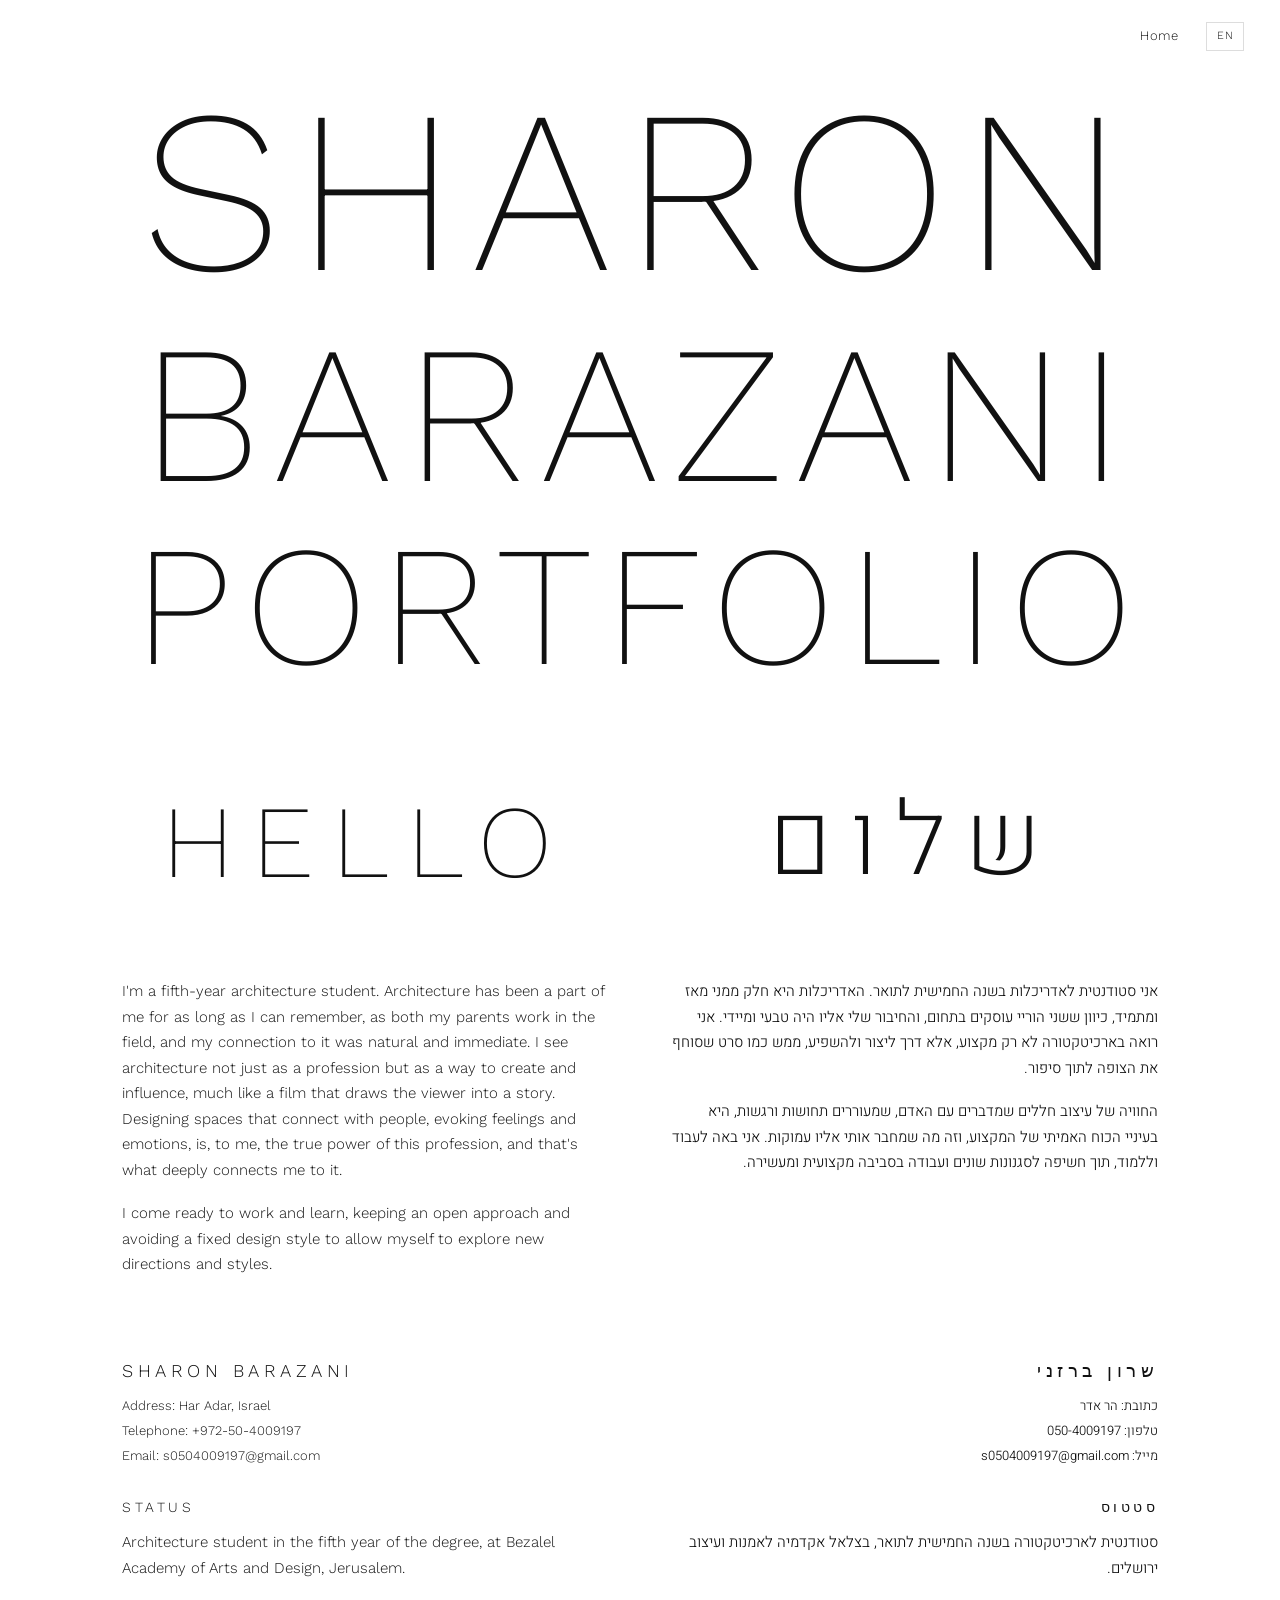
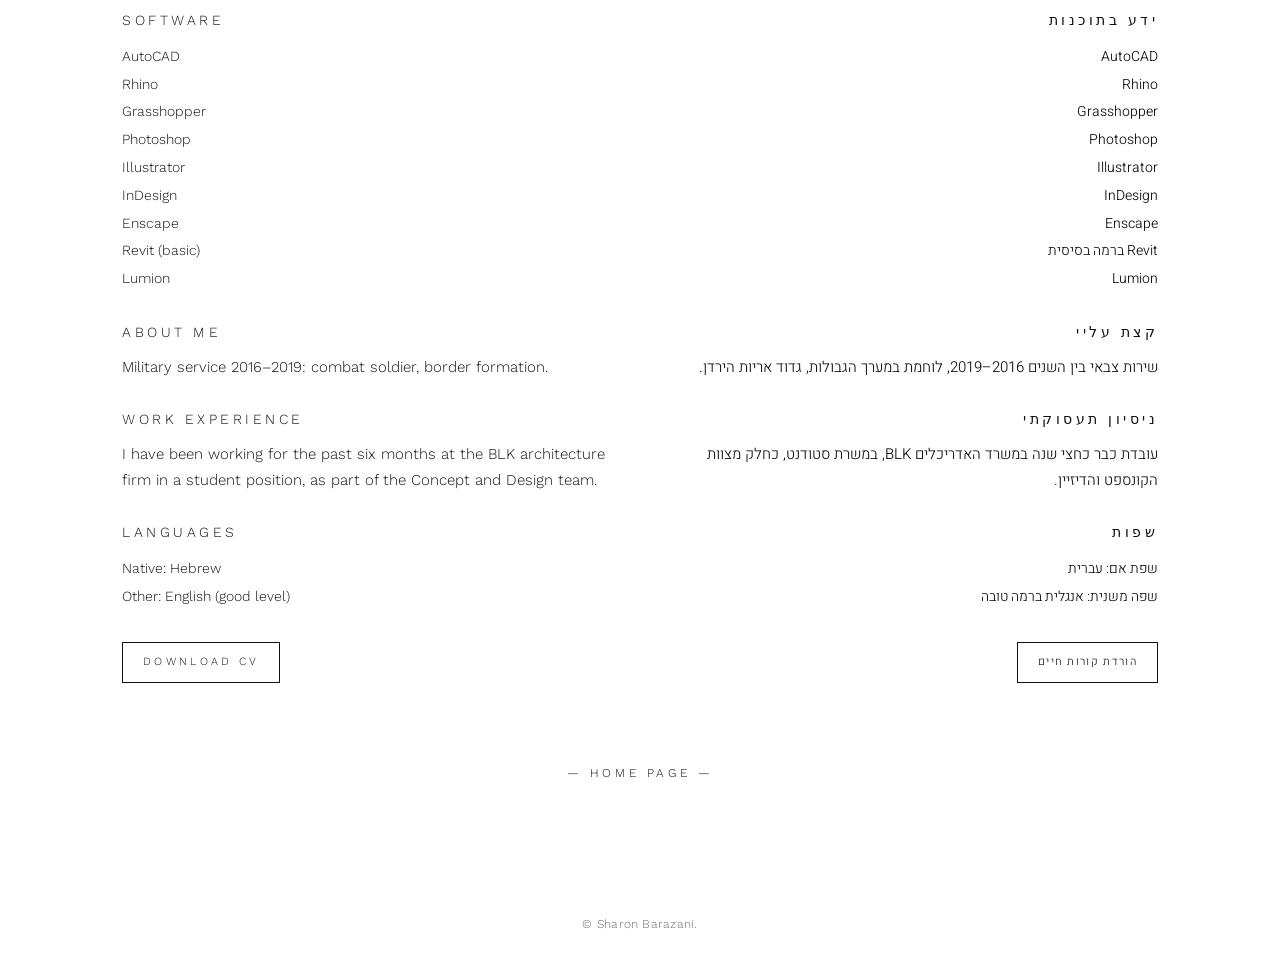
<file: intro.html>
<!DOCTYPE html>
<html lang="en">
<head>
<meta charset="UTF-8" />
<meta name="viewport" content="width=device-width, initial-scale=1" />
<title>00 — Introduction | Sharon Barazani</title>
<link rel="preconnect" href="https://fonts.googleapis.com">
<link rel="preconnect" href="https://fonts.gstatic.com" crossorigin>
<link href="https://fonts.googleapis.com/css2?family=Work+Sans:wght@200;300;400&family=Heebo:wght@300;400&display=swap" rel="stylesheet">
<link rel="stylesheet" href="css/styles.css" />
</head>
<body>

<nav class="topnav">
  <a href="index.html">Home</a>
  <span class="lang">EN</span>
</nav>

<header class="hero">
  <h1 class="hero-title">
    <span class="line">SHARON</span>
    <span class="line">BARAZANI</span>
    <span class="line">PORTFOLIO</span>
  </h1>
</header>

<section class="intro-wrap">
  <div class="intro-greeting">
    <span class="en">HELLO</span>
    <span class="he">שלום</span>
  </div>

  <div class="intro-cols">
    <div class="col-en">
      <p>I'm a fifth-year architecture student. Architecture has been a part of me for as long as I can remember, as both my parents work in the field, and my connection to it was natural and immediate. I see architecture not just as a profession but as a way to create and influence, much like a film that draws the viewer into a story. Designing spaces that connect with people, evoking feelings and emotions, is, to me, the true power of this profession, and that's what deeply connects me to it.</p>
      <p>I come ready to work and learn, keeping an open approach and avoiding a fixed design style to allow myself to explore new directions and styles.</p>
    </div>
    <div class="col-he">
      <p>אני סטודנטית לאדריכלות בשנה החמישית לתואר. האדריכלות היא חלק ממני מאז ומתמיד, כיוון ששני הוריי עוסקים בתחום, והחיבור שלי אליו היה טבעי ומיידי. אני רואה בארכיטקטורה לא רק מקצוע, אלא דרך ליצור ולהשפיע, ממש כמו סרט שסוחף את הצופה לתוך סיפור.</p>
      <p>החוויה של עיצוב חללים שמדברים עם האדם, שמעוררים תחושות ורגשות, היא בעיניי הכוח האמיתי של המקצוע, וזה מה שמחבר אותי אליו עמוקות. אני באה לעבוד וללמוד, תוך חשיפה לסגנונות שונים ועבודה בסביבה מקצועית ומעשירה.</p>
    </div>
  </div>

  <div class="cv-block">
    <div class="col-en">
      <div class="cv-name">Sharon Barazani</div>
      <div class="cv-contact">
        Address: Har Adar, Israel<br>
        Telephone: +972-50-4009197<br>
        Email: s0504009197@gmail.com
      </div>

      <h3>Status</h3>
      <p>Architecture student in the fifth year of the degree, at Bezalel Academy of Arts and Design, Jerusalem.</p>

      <h3>Software</h3>
      <ul>
        <li>AutoCAD</li>
        <li>Rhino</li>
        <li>Grasshopper</li>
        <li>Photoshop</li>
        <li>Illustrator</li>
        <li>InDesign</li>
        <li>Enscape</li>
        <li>Revit (basic)</li>
        <li>Lumion</li>
      </ul>

      <h3>About me</h3>
      <p>Military service 2016–2019: combat soldier, border formation.</p>

      <h3>Work experience</h3>
      <p>I have been working for the past six months at the BLK architecture firm in a student position, as part of the Concept and Design team.</p>

      <h3>Languages</h3>
      <ul>
        <li>Native: Hebrew</li>
        <li>Other: English (good level)</li>
      </ul>

      <a href="#" class="dl-cv" data-lang="en">Download CV</a>
    </div>

    <div class="col-he he">
      <div class="cv-name">שרון ברזני</div>
      <div class="cv-contact">
        כתובת: הר אדר<br>
        טלפון: 050-4009197<br>
        מייל: s0504009197@gmail.com
      </div>

      <h3>סטטוס</h3>
      <p>סטודנטית לארכיטקטורה בשנה החמישית לתואר, בצלאל אקדמיה לאמנות ועיצוב ירושלים.</p>

      <h3>ידע בתוכנות</h3>
      <ul>
        <li>AutoCAD</li>
        <li>Rhino</li>
        <li>Grasshopper</li>
        <li>Photoshop</li>
        <li>Illustrator</li>
        <li>InDesign</li>
        <li>Enscape</li>
        <li>Revit ברמה בסיסית</li>
        <li>Lumion</li>
      </ul>

      <h3>קצת עליי</h3>
      <p>שירות צבאי בין השנים 2016–2019, לוחמת במערך הגבולות, גדוד אריות הירדן.</p>

      <h3>ניסיון תעסוקתי</h3>
      <p>עובדת כבר כחצי שנה במשרד האדריכלים BLK, במשרת סטודנט, כחלק מצוות הקונספט והדיזיין.</p>

      <h3>שפות</h3>
      <ul>
        <li>שפת אם: עברית</li>
        <li>שפה משנית: אנגלית ברמה טובה</li>
      </ul>

      <a href="#" class="dl-cv" data-lang="he">הורדת קורות חיים</a>
    </div>
  </div>

  <a class="back-home" href="index.html">Home page</a>
</section>

<footer class="site-footer">
  &copy; Sharon Barazani.
</footer>

<script src="js/main.js"></script>
</body>
</html>
</file>
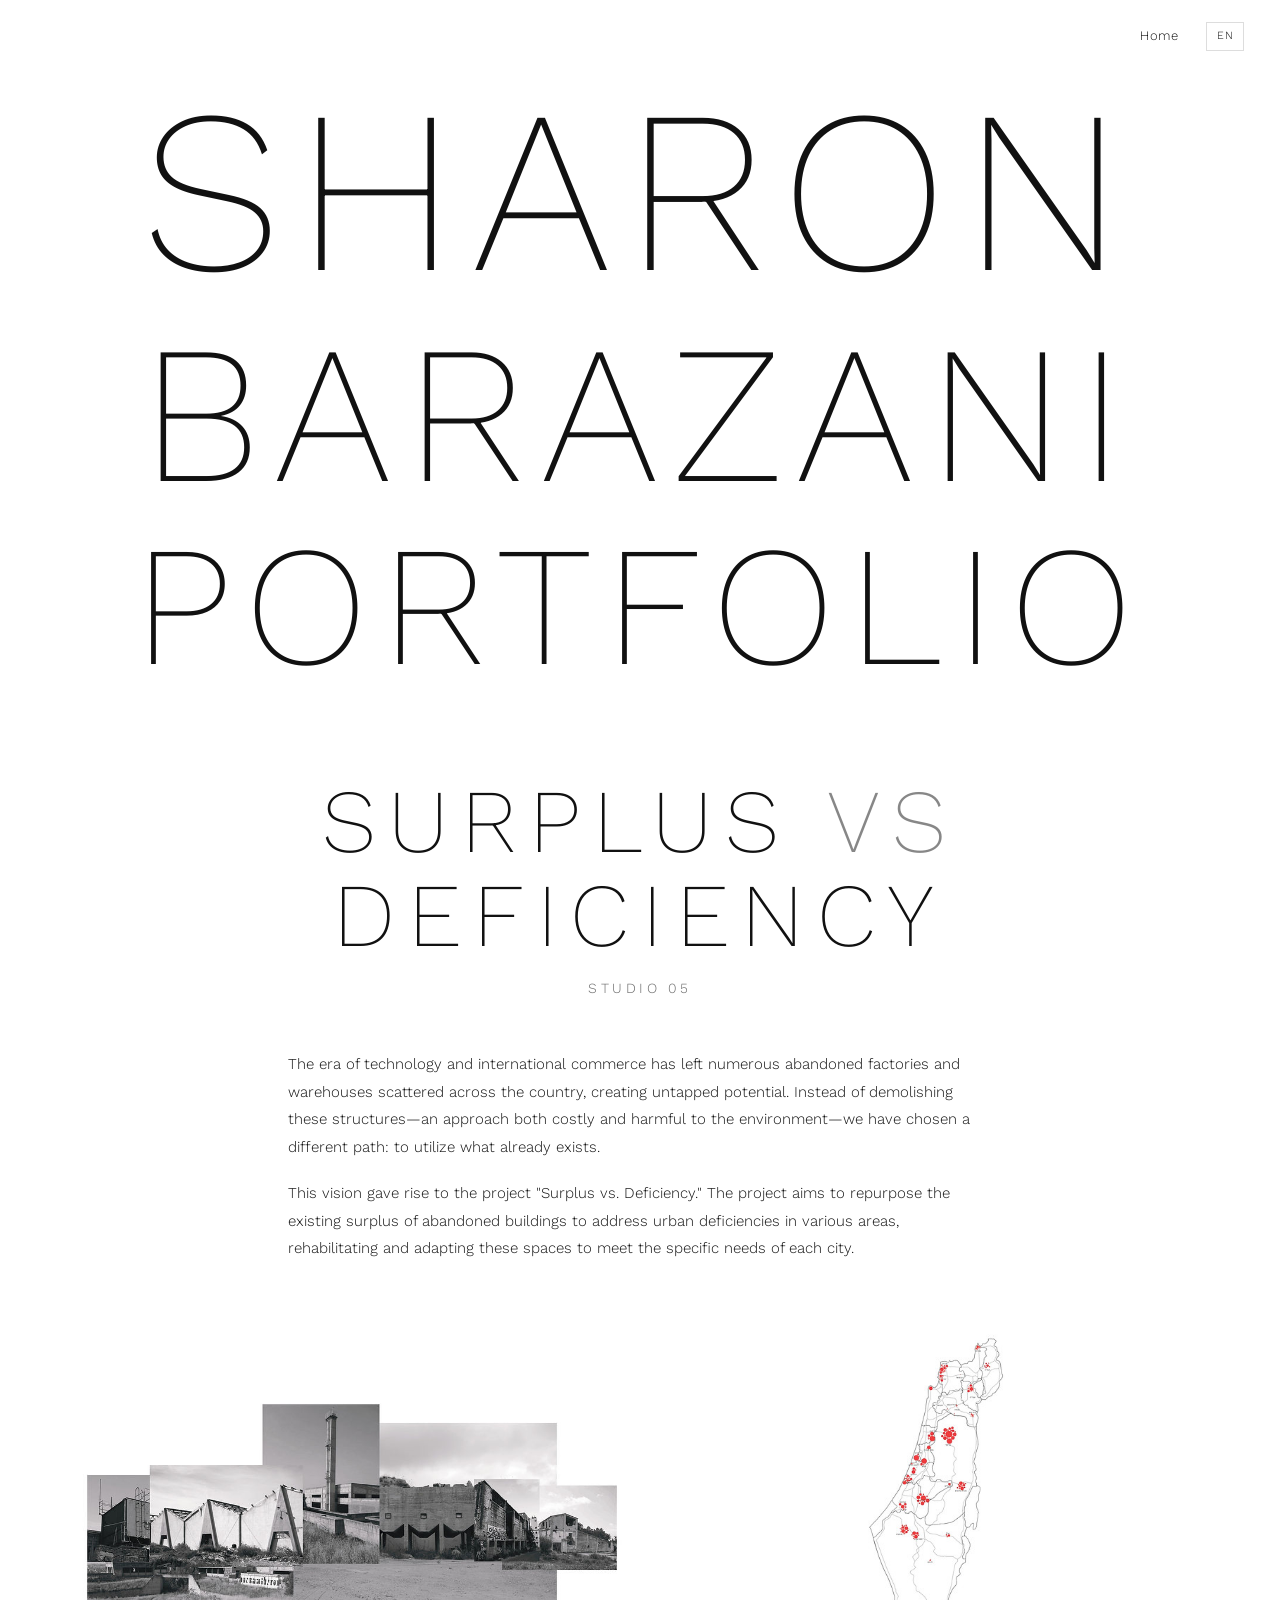
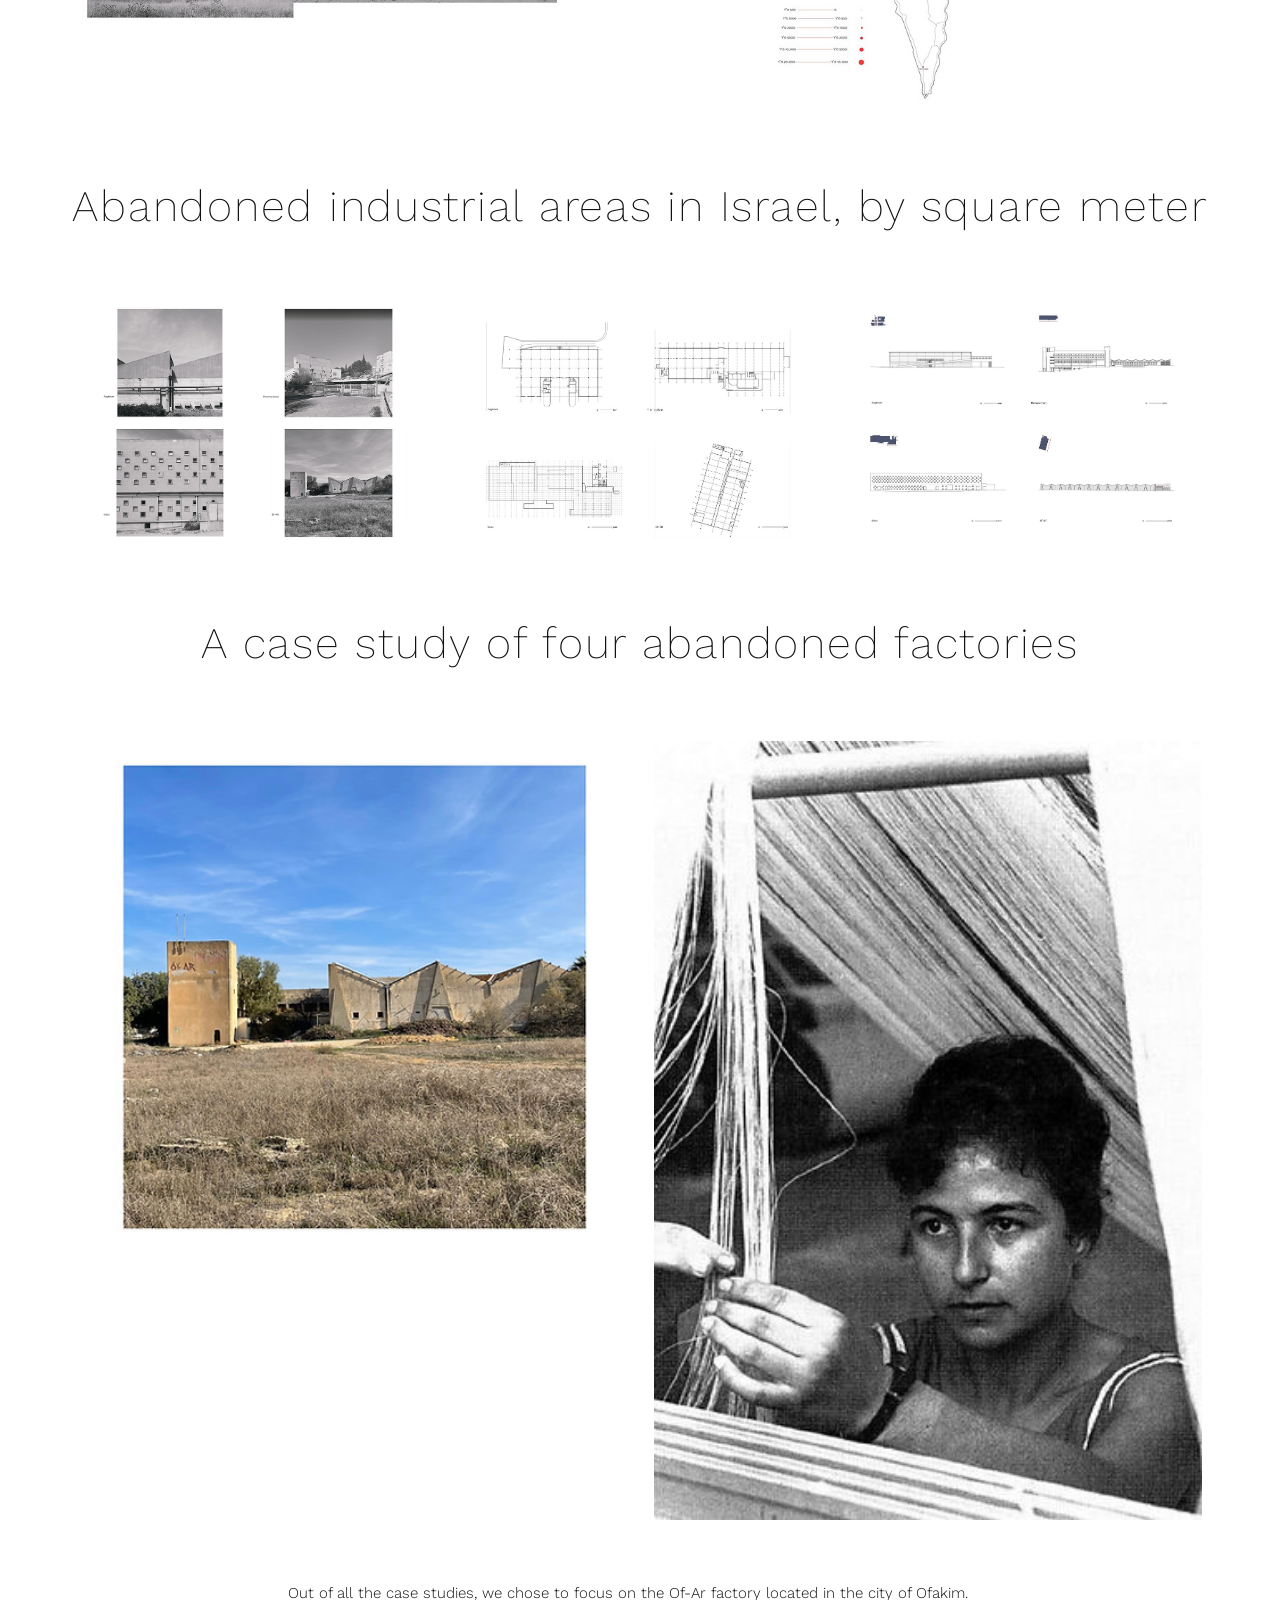
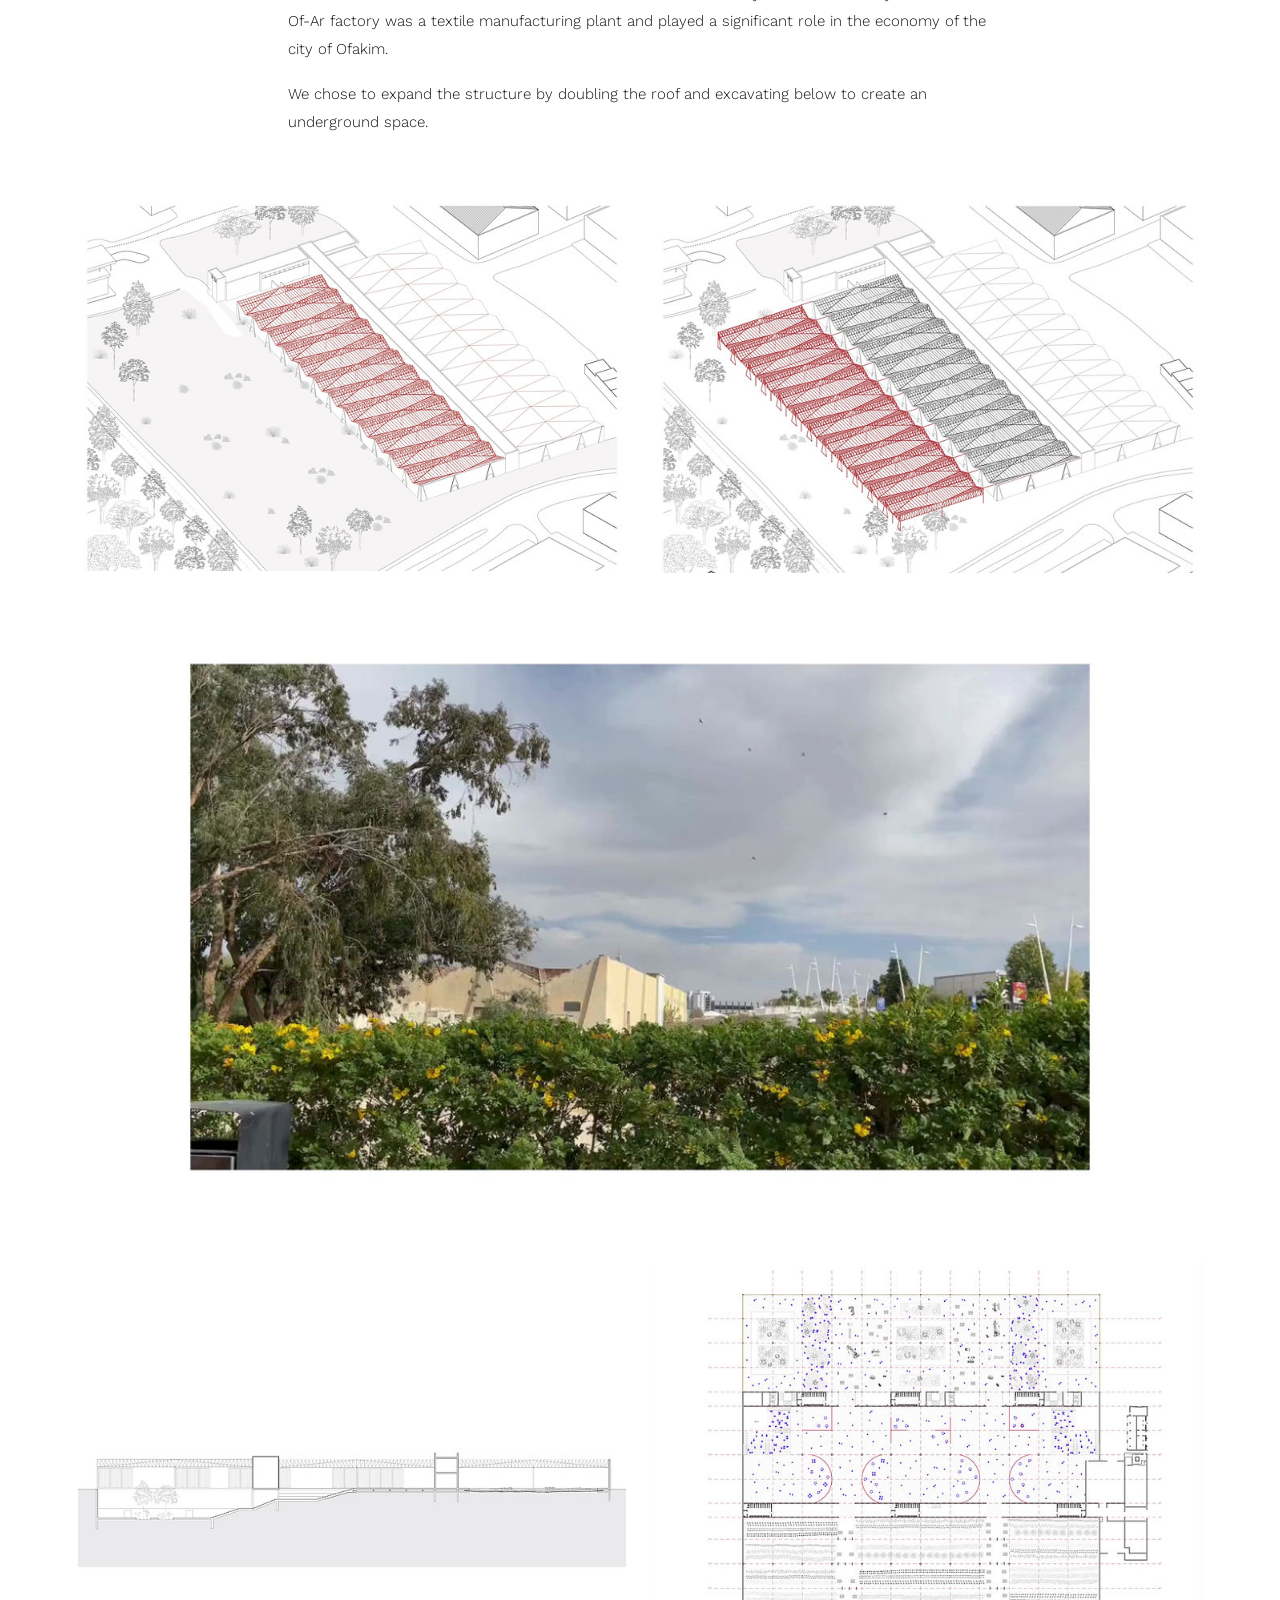
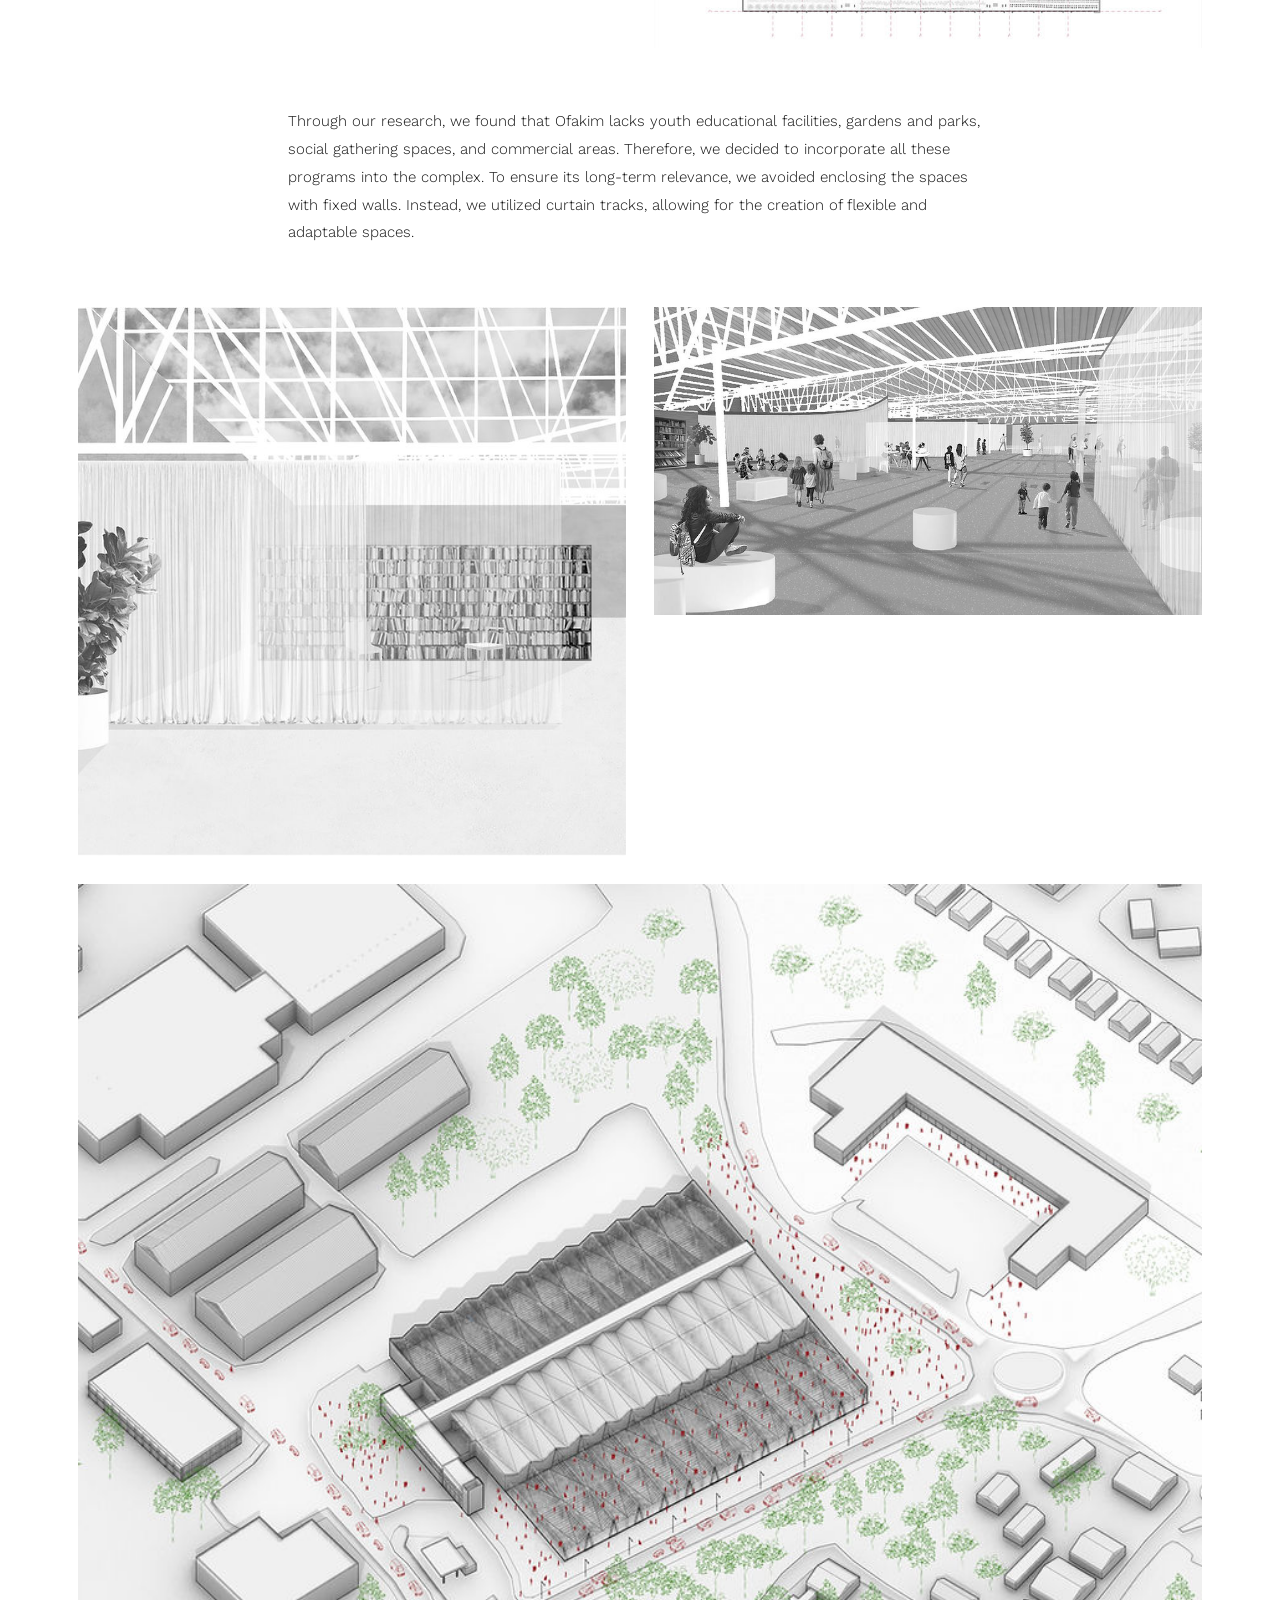
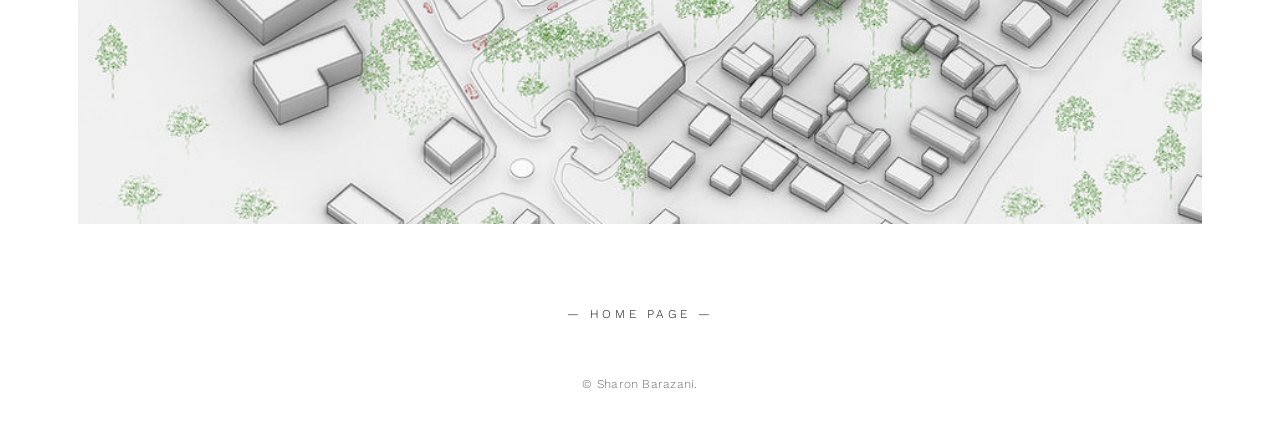
<file: project-02.html>
<!DOCTYPE html>
<html lang="en">
<head>
<meta charset="UTF-8" />
<meta name="viewport" content="width=device-width, initial-scale=1" />
<title>02 — Surplus vs Deficiency | Sharon Barazani</title>
<link rel="preconnect" href="https://fonts.googleapis.com">
<link rel="preconnect" href="https://fonts.gstatic.com" crossorigin>
<link href="https://fonts.googleapis.com/css2?family=Work+Sans:wght@200;300;400&family=Heebo:wght@300;400&display=swap" rel="stylesheet">
<link rel="stylesheet" href="css/styles.css" />
</head>
<body>

<nav class="topnav">
  <a href="index.html">Home</a>
  <span class="lang">EN</span>
</nav>

<header class="hero">
  <h1 class="hero-title">
    <span class="line">SHARON</span>
    <span class="line">BARAZANI</span>
    <span class="line">PORTFOLIO</span>
  </h1>
</header>

<section class="proj-hero">
  <h2 class="proj-title">SURPLUS <span style="font-weight:200;opacity:.5">VS</span> DEFICIENCY</h2>
  <div class="proj-subtitle">Studio 05</div>
</section>

<div class="proj-body">
  <p>The era of technology and international commerce has left numerous abandoned factories and warehouses scattered across the country, creating untapped potential. Instead of demolishing these structures—an approach both costly and harmful to the environment—we have chosen a different path: to utilize what already exists.</p>
  <p>This vision gave rise to the project "Surplus vs. Deficiency." The project aims to repurpose the existing surplus of abandoned buildings to address urban deficiencies in various areas, rehabilitating and adapting these spaces to meet the specific needs of each city.</p>
</div>

<div class="proj-gallery">
  <figure class="half"><img src="images/f8fe67361237.jpg" alt="Abandoned site"></figure>
  <figure class="half"><img src="images/4c500204ec1e.jpg" alt="Abandoned site"></figure>
</div>

<h3 class="proj-section-heading">Abandoned industrial areas in Israel, by square meter</h3>

<div class="proj-gallery">
  <figure class="third"><img src="images/351045f6540c.jpg" alt="Data analysis"></figure>
  <figure class="third"><img src="images/0e281662e9cb.jpg" alt="Data analysis"></figure>
  <figure class="third"><img src="images/ac85e9213a2d.jpg" alt="Data analysis"></figure>
</div>

<h3 class="proj-section-heading">A case study of four abandoned factories</h3>

<div class="proj-gallery">
  <figure class="half"><img src="images/6afbc4c5f3c0.jpg" alt="Case study"></figure>
  <figure class="half"><img src="images/8731aeaf2778.jpg" alt="Case study"></figure>
</div>

<div class="proj-body">
  <p>Out of all the case studies, we chose to focus on the Of-Ar factory located in the city of Ofakim. Of-Ar factory was a textile manufacturing plant and played a significant role in the economy of the city of Ofakim.</p>
  <p>We chose to expand the structure by doubling the roof and excavating below to create an underground space.</p>
</div>

<div class="proj-gallery">
  <figure class="half"><img src="images/2a3cde648335.jpg" alt="Plan"></figure>
  <figure class="half"><img src="images/484a88df9063.jpg" alt="Plan"></figure>
  <figure class="full"><img src="images/32a5ac992661.jpg" alt="Cross section"></figure>
  <figure class="half"><img src="images/46c2ee80a7e7.jpg" alt="Detail"></figure>
  <figure class="half"><img src="images/530834c01772.jpg" alt="Detail"></figure>
</div>

<div class="proj-body">
  <p>Through our research, we found that Ofakim lacks youth educational facilities, gardens and parks, social gathering spaces, and commercial areas. Therefore, we decided to incorporate all these programs into the complex. To ensure its long-term relevance, we avoided enclosing the spaces with fixed walls. Instead, we utilized curtain tracks, allowing for the creation of flexible and adaptable spaces.</p>
</div>

<div class="proj-gallery">
  <figure class="half"><img src="images/4ba604127884.jpg" alt="Interior visualization"></figure>
  <figure class="half"><img src="images/972ea0d45079.jpg" alt="Interior visualization"></figure>
  <figure class="full"><img src="images/bf34c3c9ded3.jpg" alt="Exterior visualization"></figure>
</div>

<a class="back-home" href="index.html">Home page</a>

<footer class="site-footer">
  &copy; Sharon Barazani.
</footer>

<script src="js/main.js"></script>
</body>
</html>
</file>
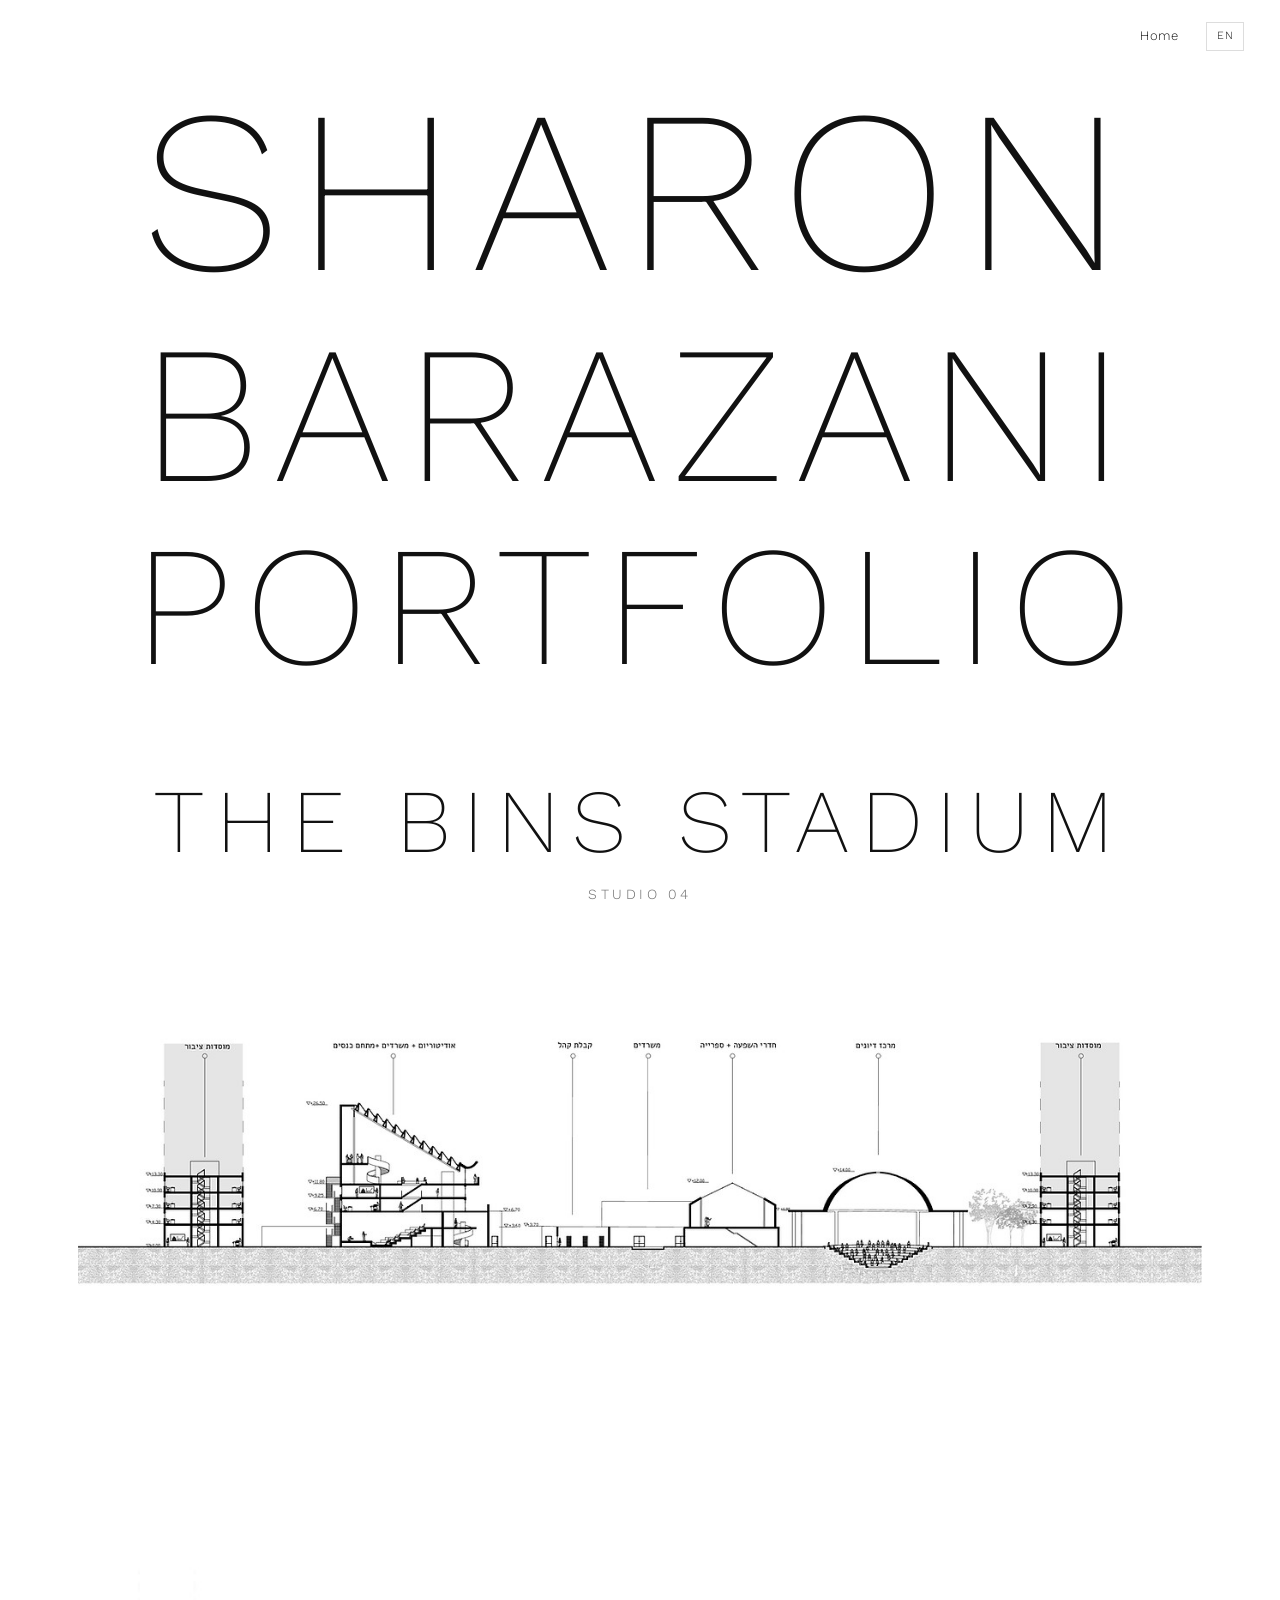
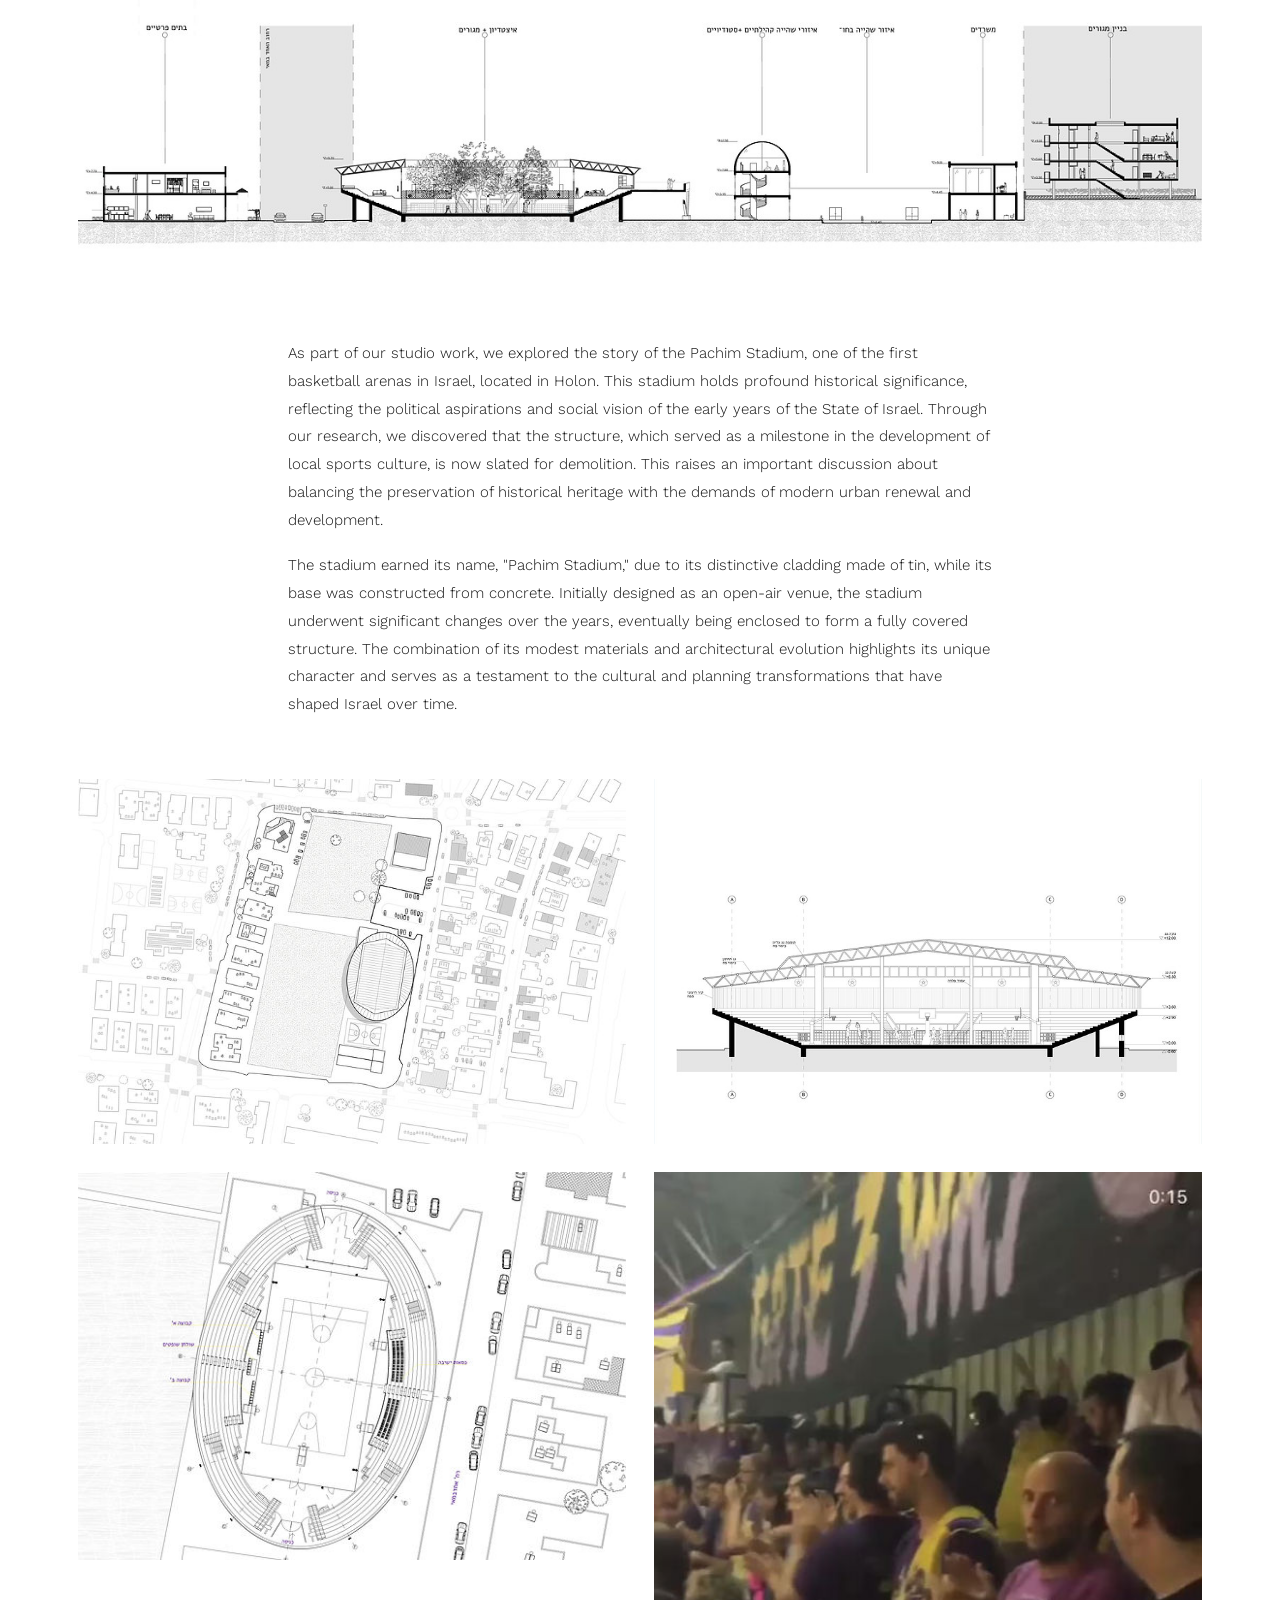
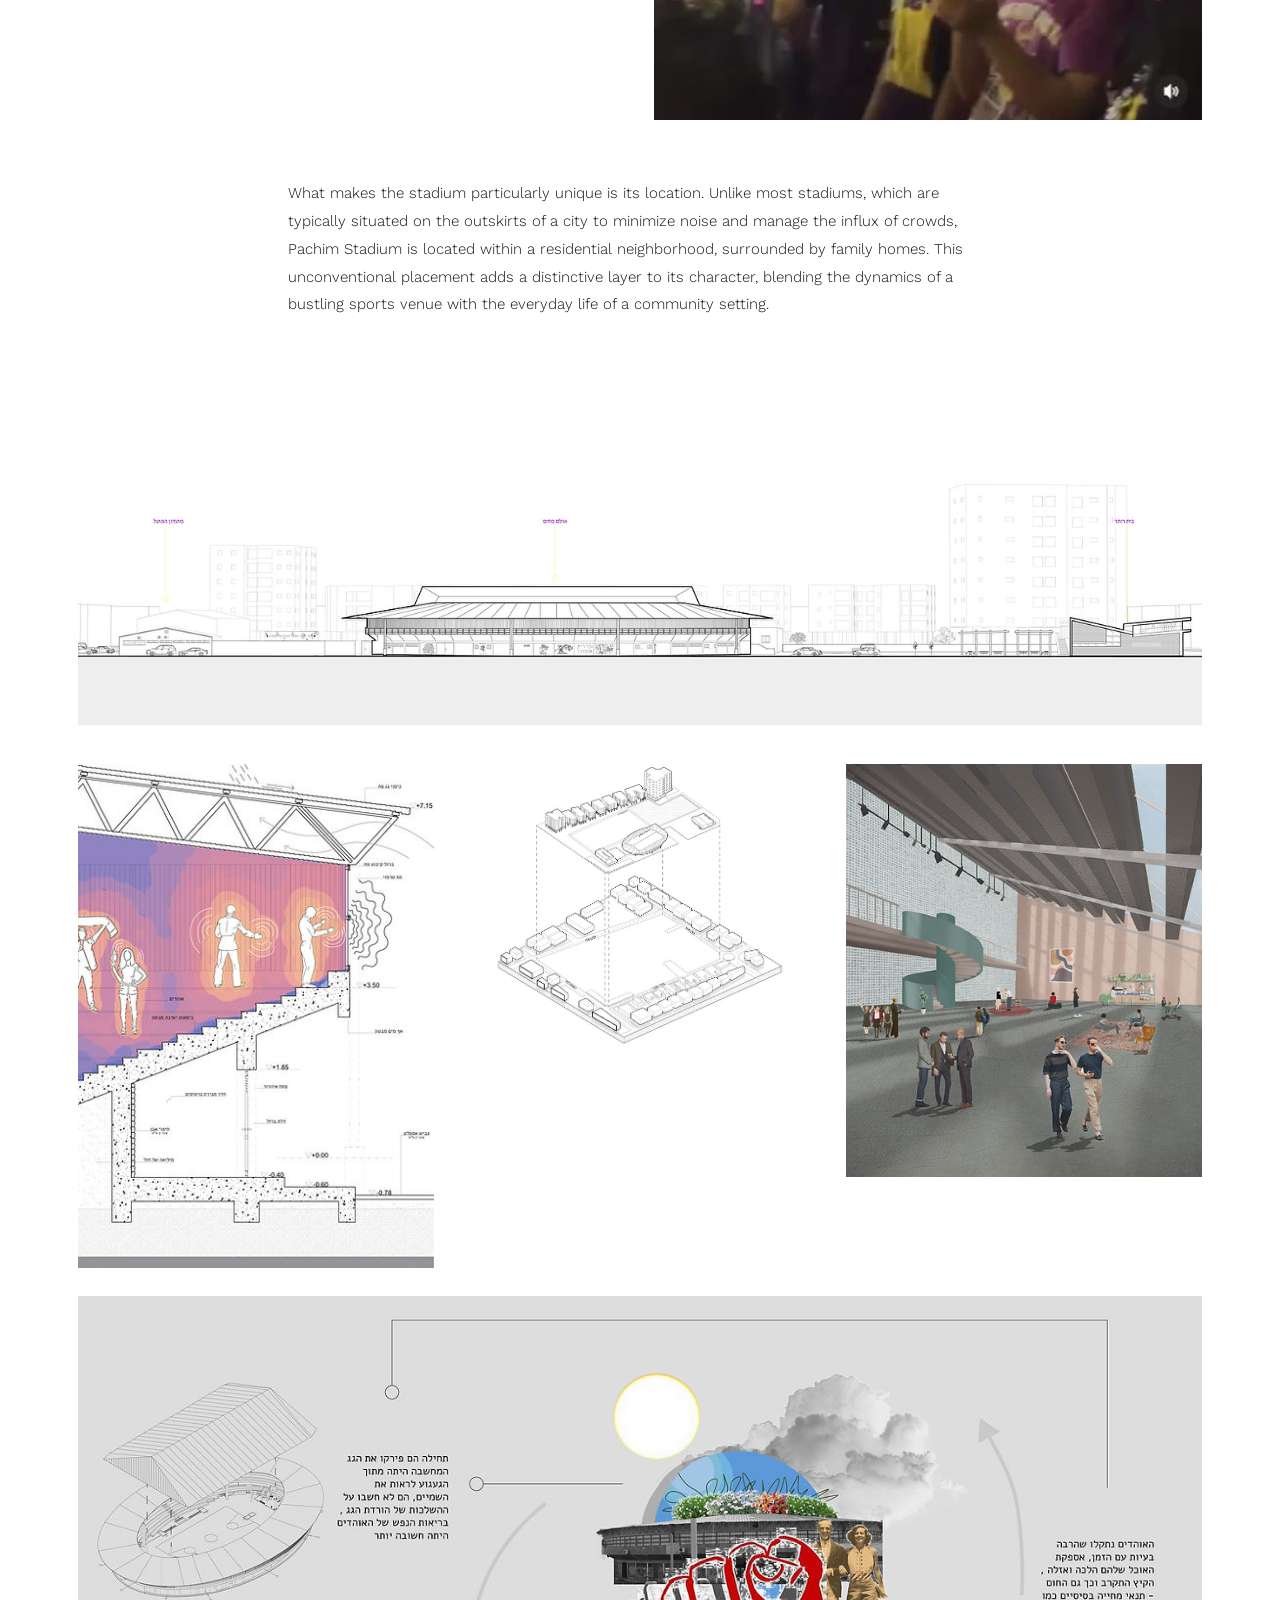
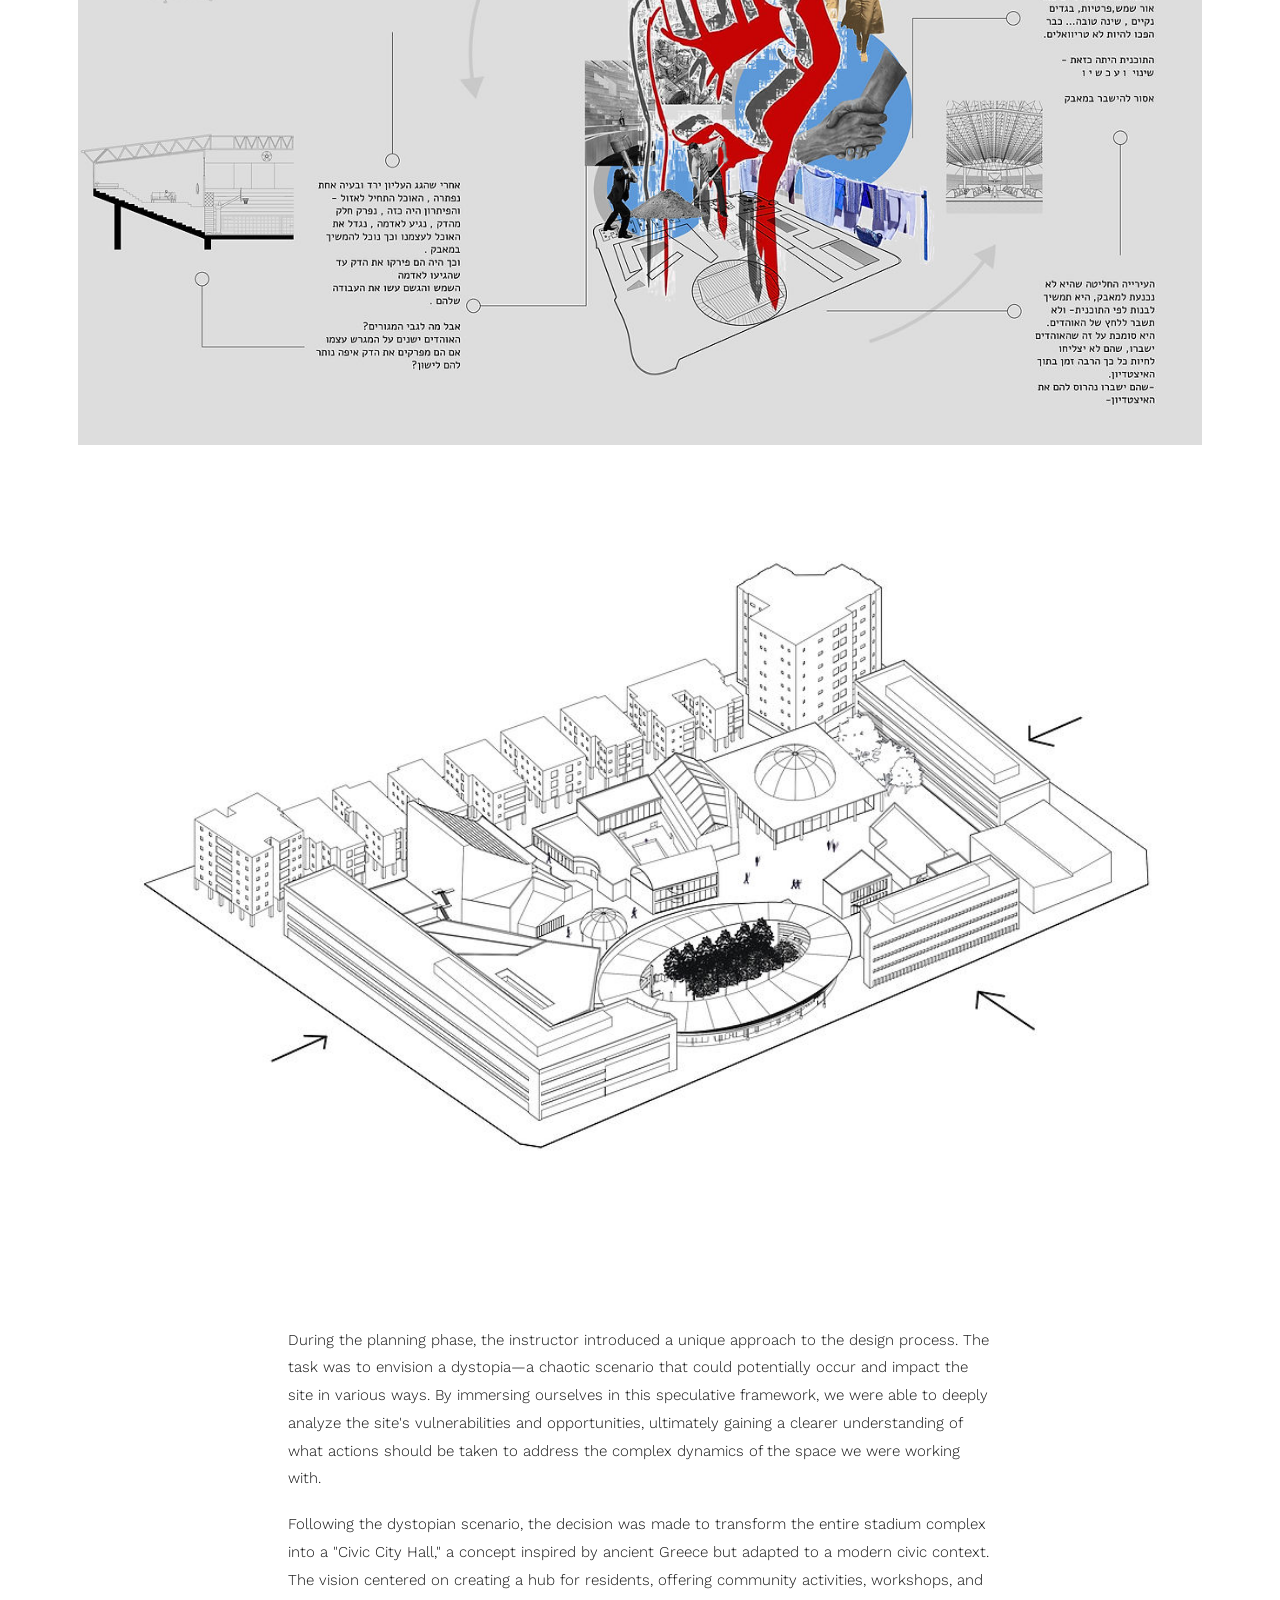
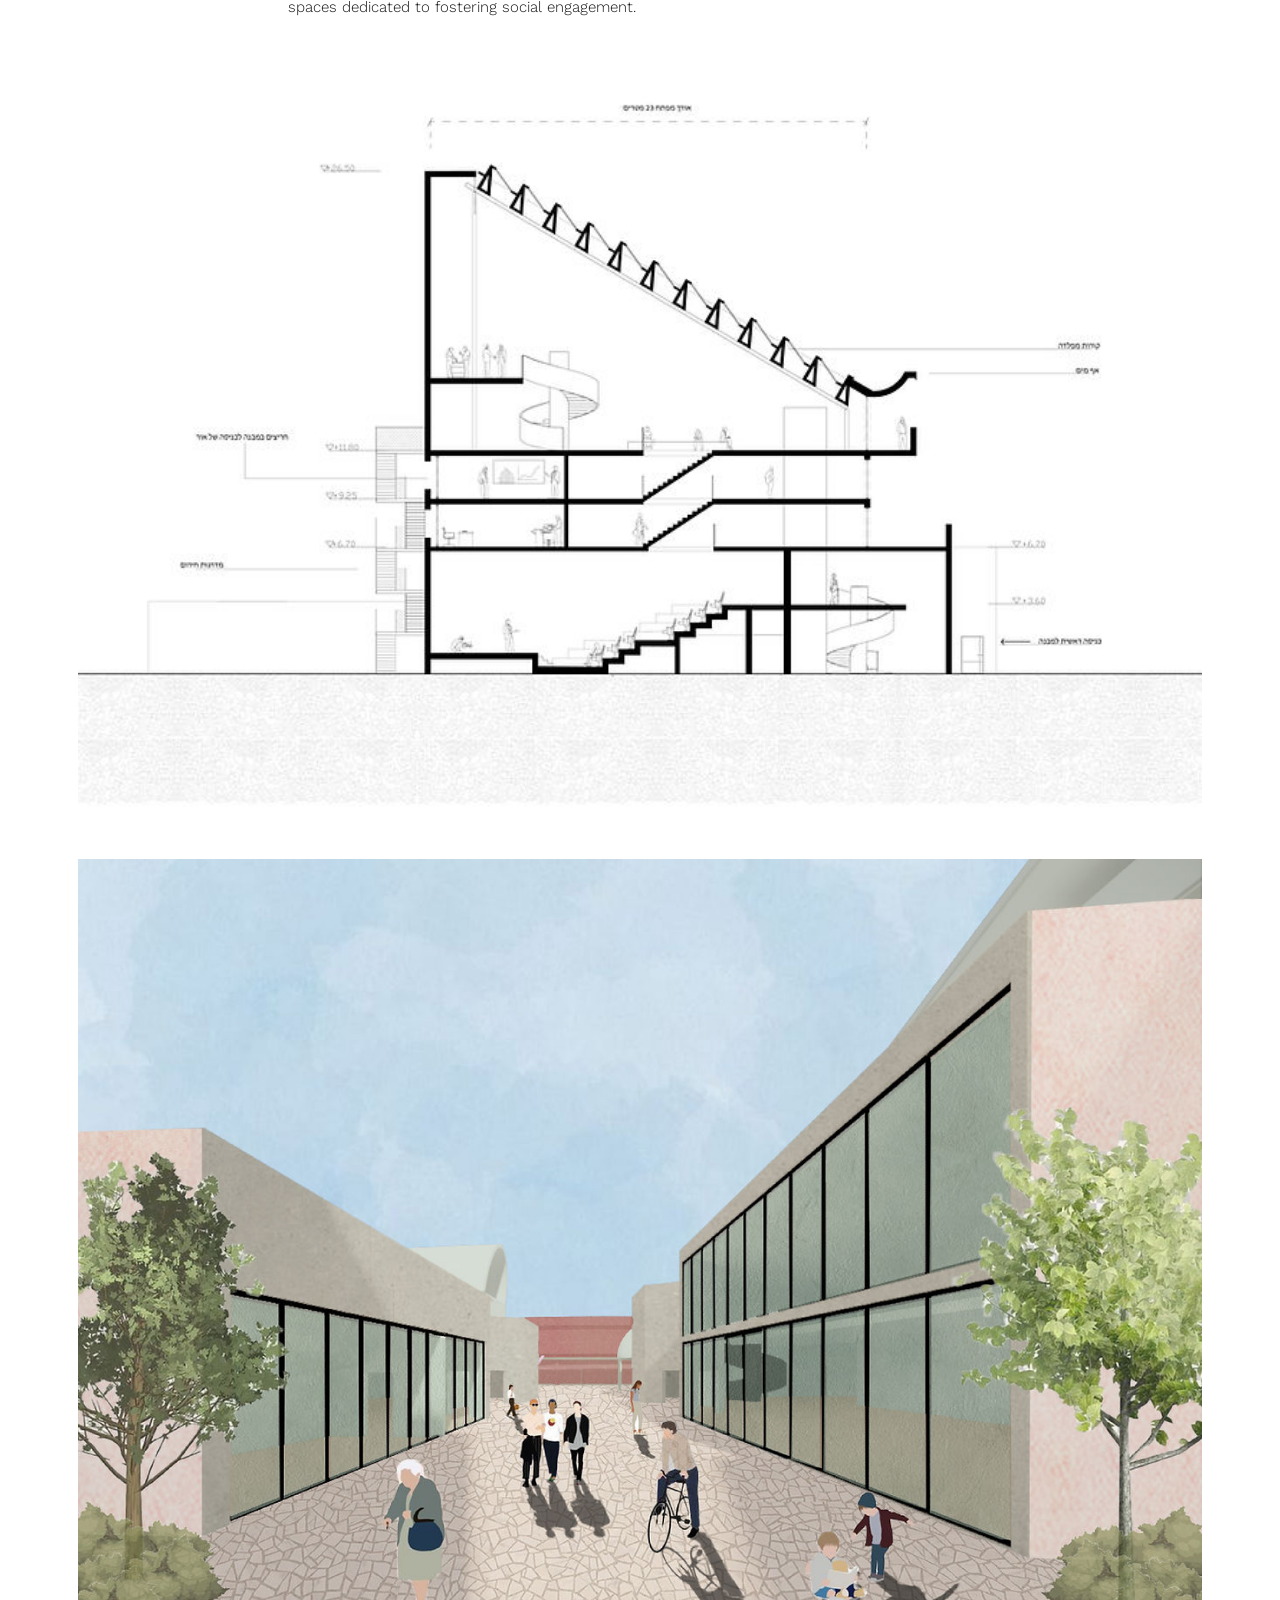
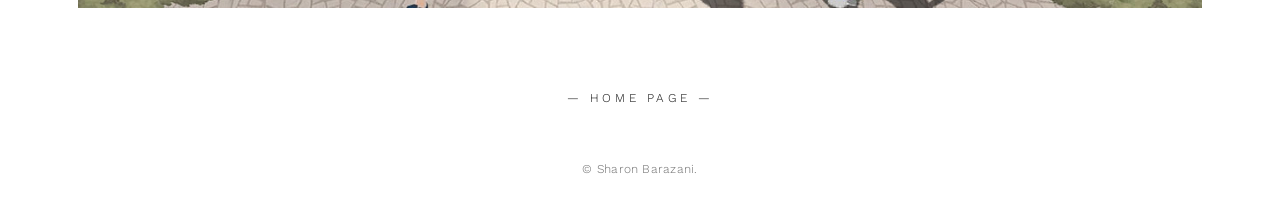
<file: project-03.html>
<!DOCTYPE html>
<html lang="en">
<head>
<meta charset="UTF-8" />
<meta name="viewport" content="width=device-width, initial-scale=1" />
<title>03 — The Bins Stadium | Sharon Barazani</title>
<link rel="preconnect" href="https://fonts.googleapis.com">
<link rel="preconnect" href="https://fonts.gstatic.com" crossorigin>
<link href="https://fonts.googleapis.com/css2?family=Work+Sans:wght@200;300;400&family=Heebo:wght@300;400&display=swap" rel="stylesheet">
<link rel="stylesheet" href="css/styles.css" />
</head>
<body>

<nav class="topnav">
  <a href="index.html">Home</a>
  <span class="lang">EN</span>
</nav>

<header class="hero">
  <h1 class="hero-title">
    <span class="line">SHARON</span>
    <span class="line">BARAZANI</span>
    <span class="line">PORTFOLIO</span>
  </h1>
</header>

<section class="proj-hero">
  <h2 class="proj-title">THE BINS STADIUM</h2>
  <div class="proj-subtitle">Studio 04</div>
</section>

<div class="proj-gallery">
  <figure class="full"><img src="images/d2d8933a728d.jpg" alt="Auditorium hall section"></figure>
  <figure class="full"><img src="images/e260664998e8.jpg" alt="Stadium section"></figure>
</div>

<div class="proj-body">
  <p>As part of our studio work, we explored the story of the Pachim Stadium, one of the first basketball arenas in Israel, located in Holon. This stadium holds profound historical significance, reflecting the political aspirations and social vision of the early years of the State of Israel. Through our research, we discovered that the structure, which served as a milestone in the development of local sports culture, is now slated for demolition. This raises an important discussion about balancing the preservation of historical heritage with the demands of modern urban renewal and development.</p>
  <p>The stadium earned its name, "Pachim Stadium," due to its distinctive cladding made of tin, while its base was constructed from concrete. Initially designed as an open-air venue, the stadium underwent significant changes over the years, eventually being enclosed to form a fully covered structure. The combination of its modest materials and architectural evolution highlights its unique character and serves as a testament to the cultural and planning transformations that have shaped Israel over time.</p>
</div>

<div class="proj-gallery">
  <figure class="half"><img src="images/90ffe1247101.jpg" alt="Existing condition plan, 1:1000"></figure>
  <figure class="half"><img src="images/aa0ea22f9ff5.jpg" alt="Stadium section, draft 2"></figure>
  <figure class="half"><img src="images/92582ac1e338.jpg" alt="Ground floor + new entrance"></figure>
  <figure class="half"><img src="images/95b352591244.jpg" alt="Detail"></figure>
</div>

<div class="proj-body">
  <p>What makes the stadium particularly unique is its location. Unlike most stadiums, which are typically situated on the outskirts of a city to minimize noise and manage the influx of crowds, Pachim Stadium is located within a residential neighborhood, surrounded by family homes. This unconventional placement adds a distinctive layer to its character, blending the dynamics of a bustling sports venue with the everyday life of a community setting.</p>
</div>

<div class="proj-gallery">
  <figure class="full"><img src="images/acf8061a6d41.jpg" alt="Stadium facade, 1:300"></figure>
  <figure class="third"><img src="images/49f4ec08b40d.jpg" alt="Acoustic section"></figure>
  <figure class="third"><img src="images/403d8494d67b.jpg" alt="Axonometric — Holon site"></figure>
  <figure class="third"><img src="images/59f72335ffcc.jpg" alt="Sloped building space"></figure>
  <figure class="full"><img src="images/e9feb1c138d7.jpg" alt="Timeline in a different way"></figure>
  <figure class="full"><img src="images/6bc3292d34aa.jpg" alt="Focus axonometric"></figure>
</div>

<div class="proj-body">
  <p>During the planning phase, the instructor introduced a unique approach to the design process. The task was to envision a dystopia—a chaotic scenario that could potentially occur and impact the site in various ways. By immersing ourselves in this speculative framework, we were able to deeply analyze the site's vulnerabilities and opportunities, ultimately gaining a clearer understanding of what actions should be taken to address the complex dynamics of the space we were working with.</p>
  <p>Following the dystopian scenario, the decision was made to transform the entire stadium complex into a "Civic City Hall," a concept inspired by ancient Greece but adapted to a modern civic context. The vision centered on creating a hub for residents, offering community activities, workshops, and spaces dedicated to fostering social engagement.</p>
</div>

<div class="proj-gallery">
  <figure class="full"><img src="images/eb24a3a606d8.jpg" alt="Auditorium section"></figure>
  <figure class="full"><img src="images/dd939ce41ab1.jpg" alt="Exterior path render"></figure>
</div>

<a class="back-home" href="index.html">Home page</a>

<footer class="site-footer">
  &copy; Sharon Barazani.
</footer>

<script src="js/main.js"></script>
</body>
</html>
</file>
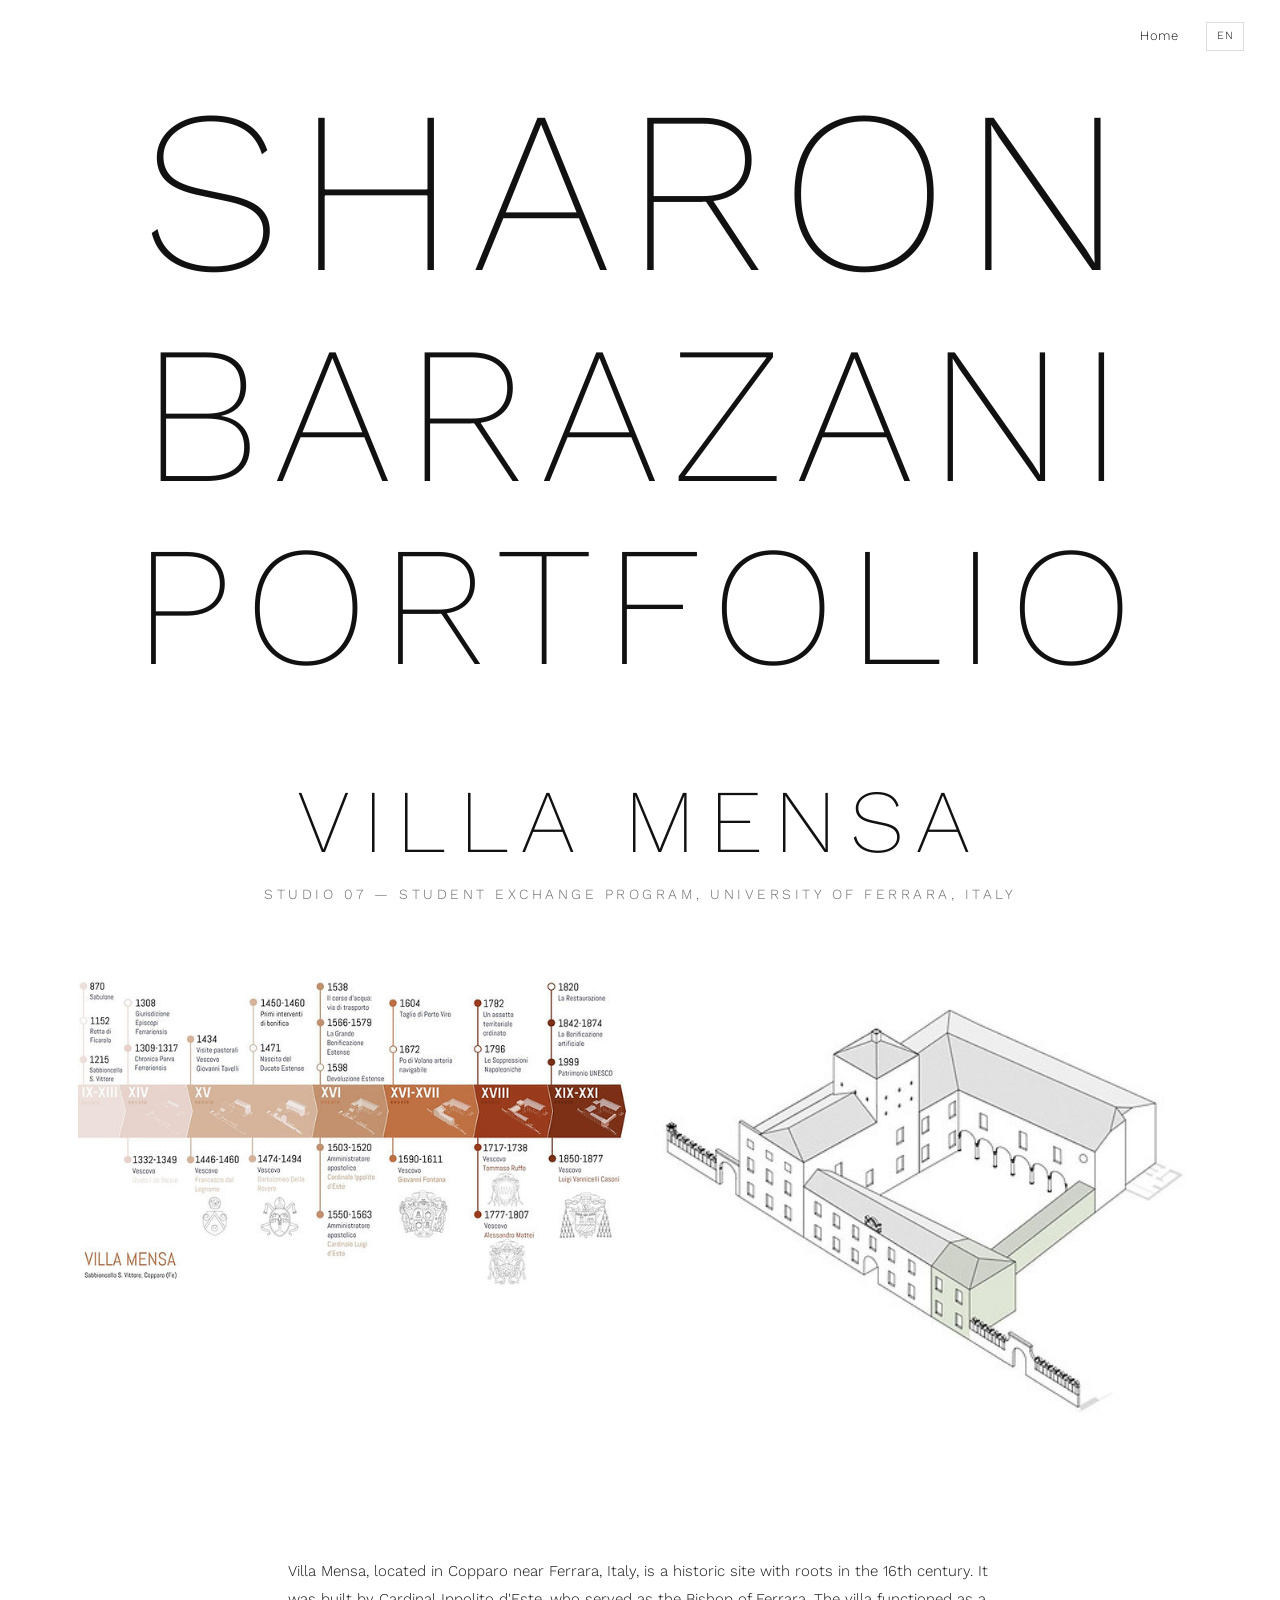
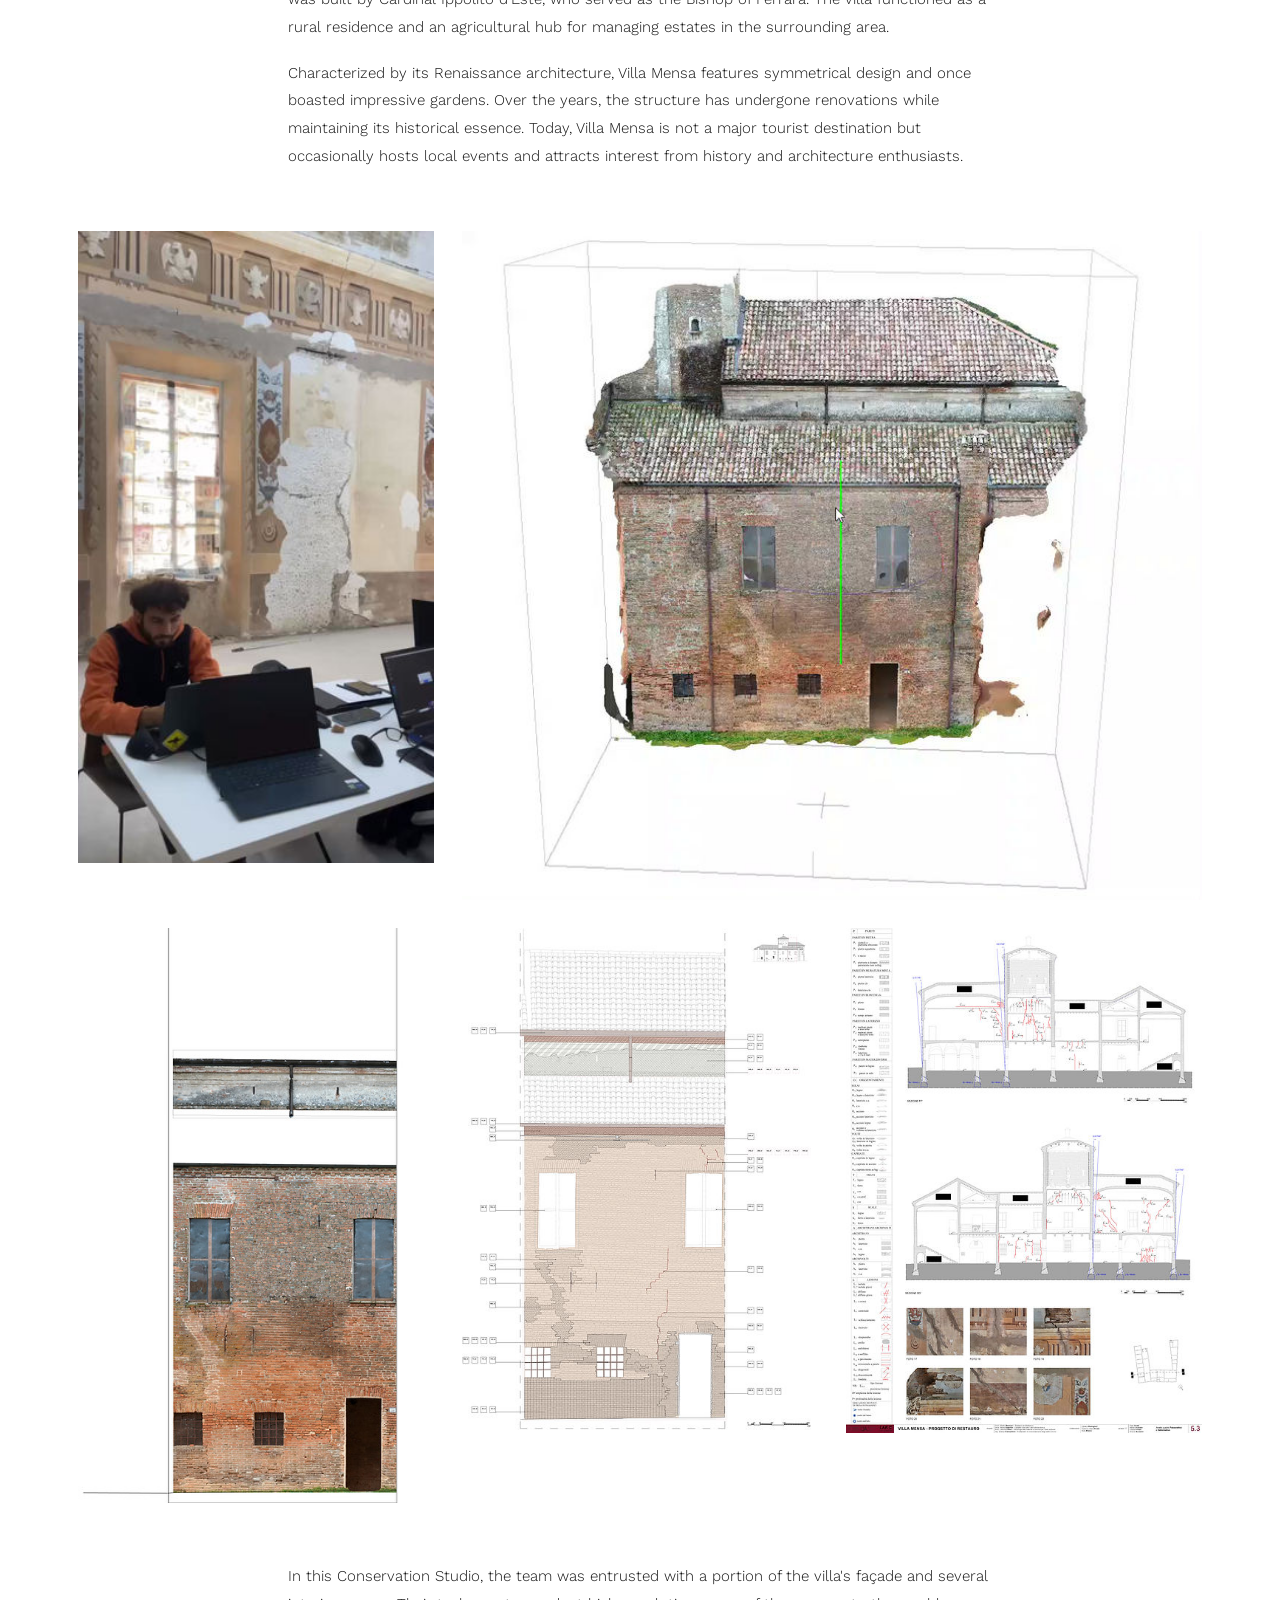
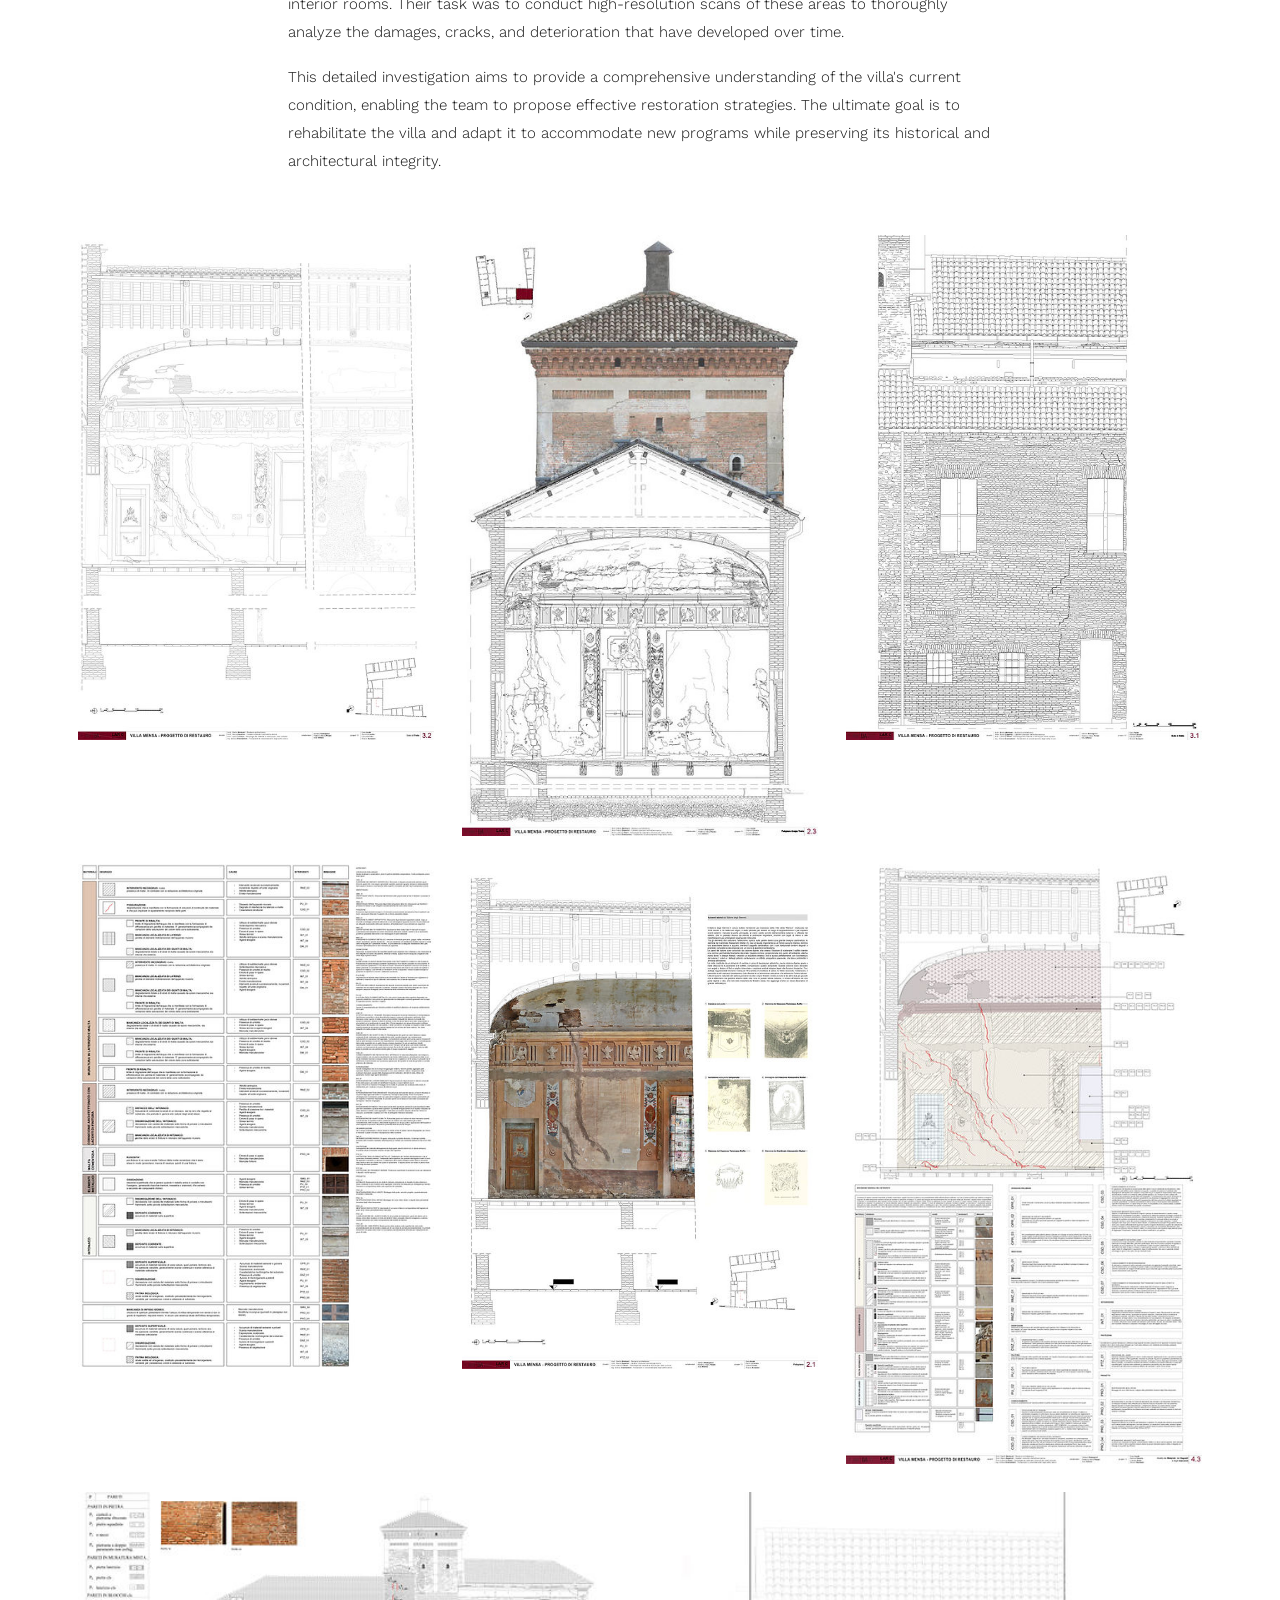
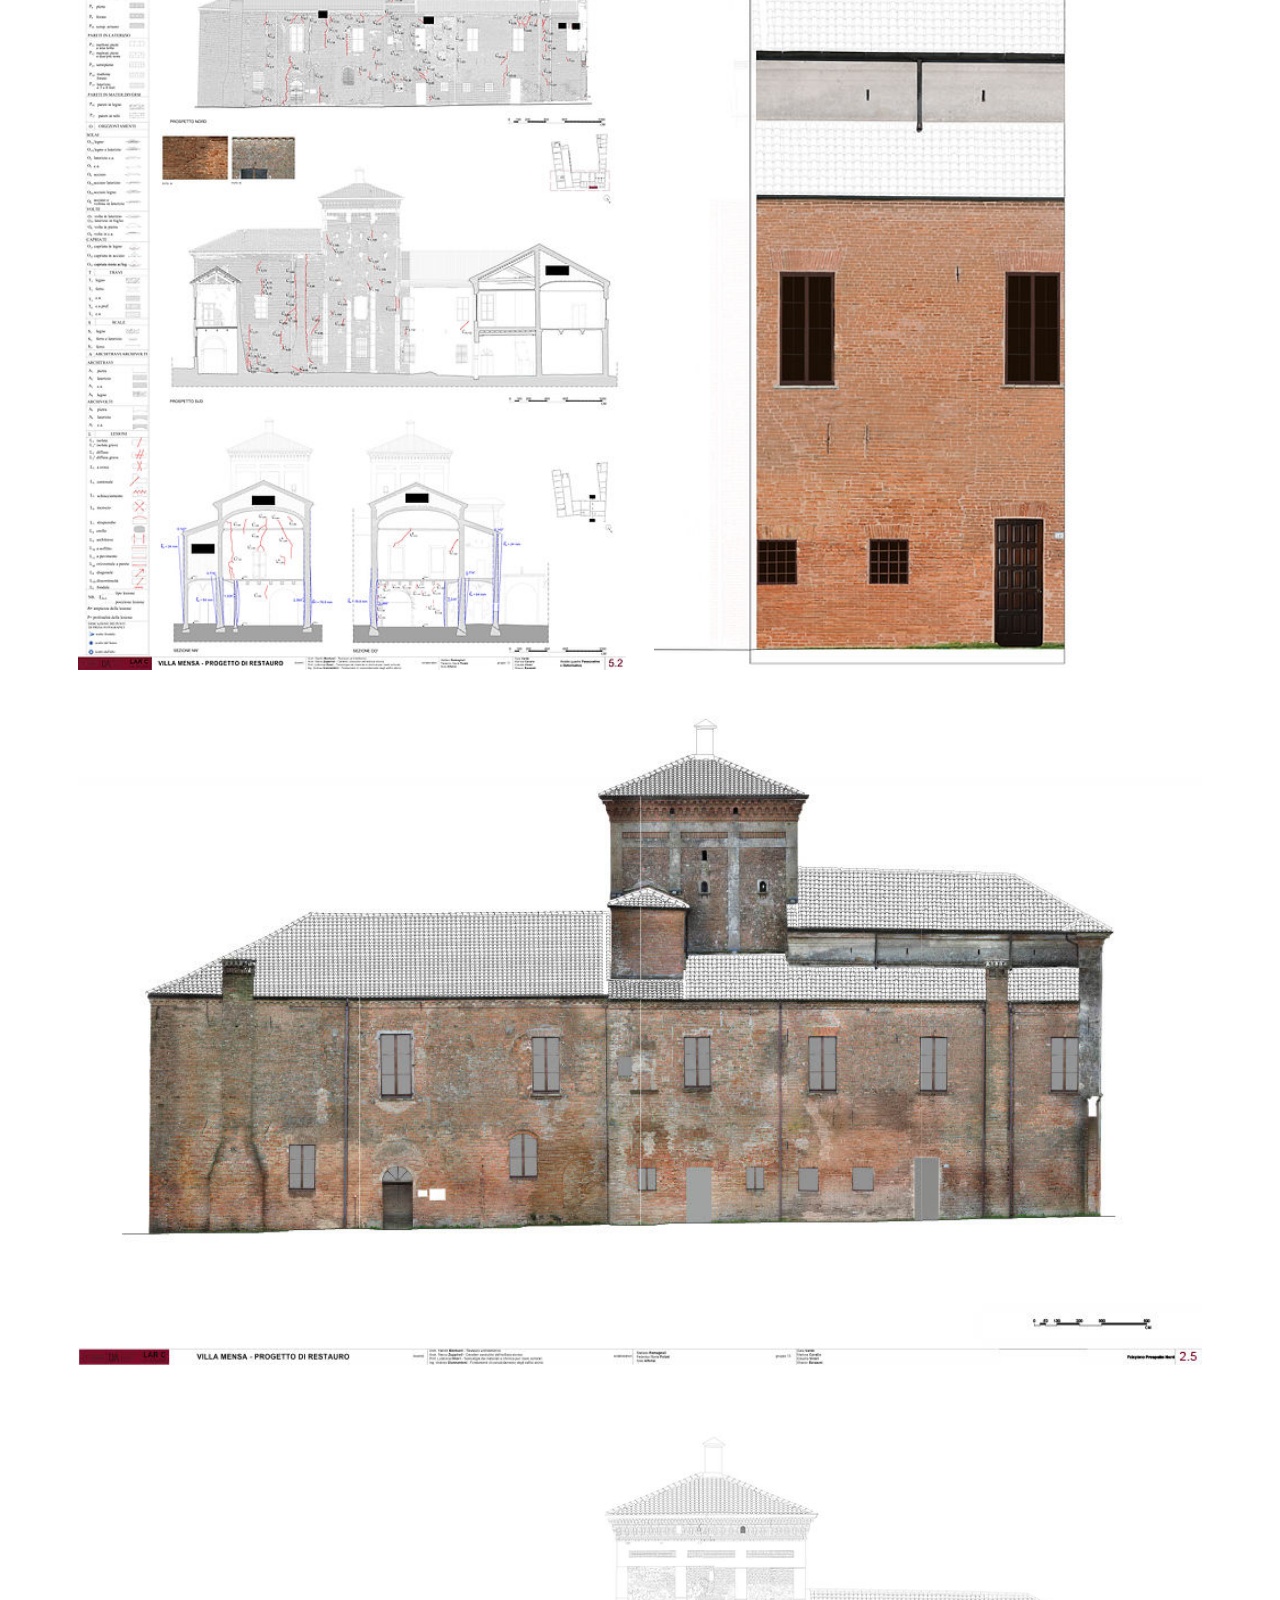
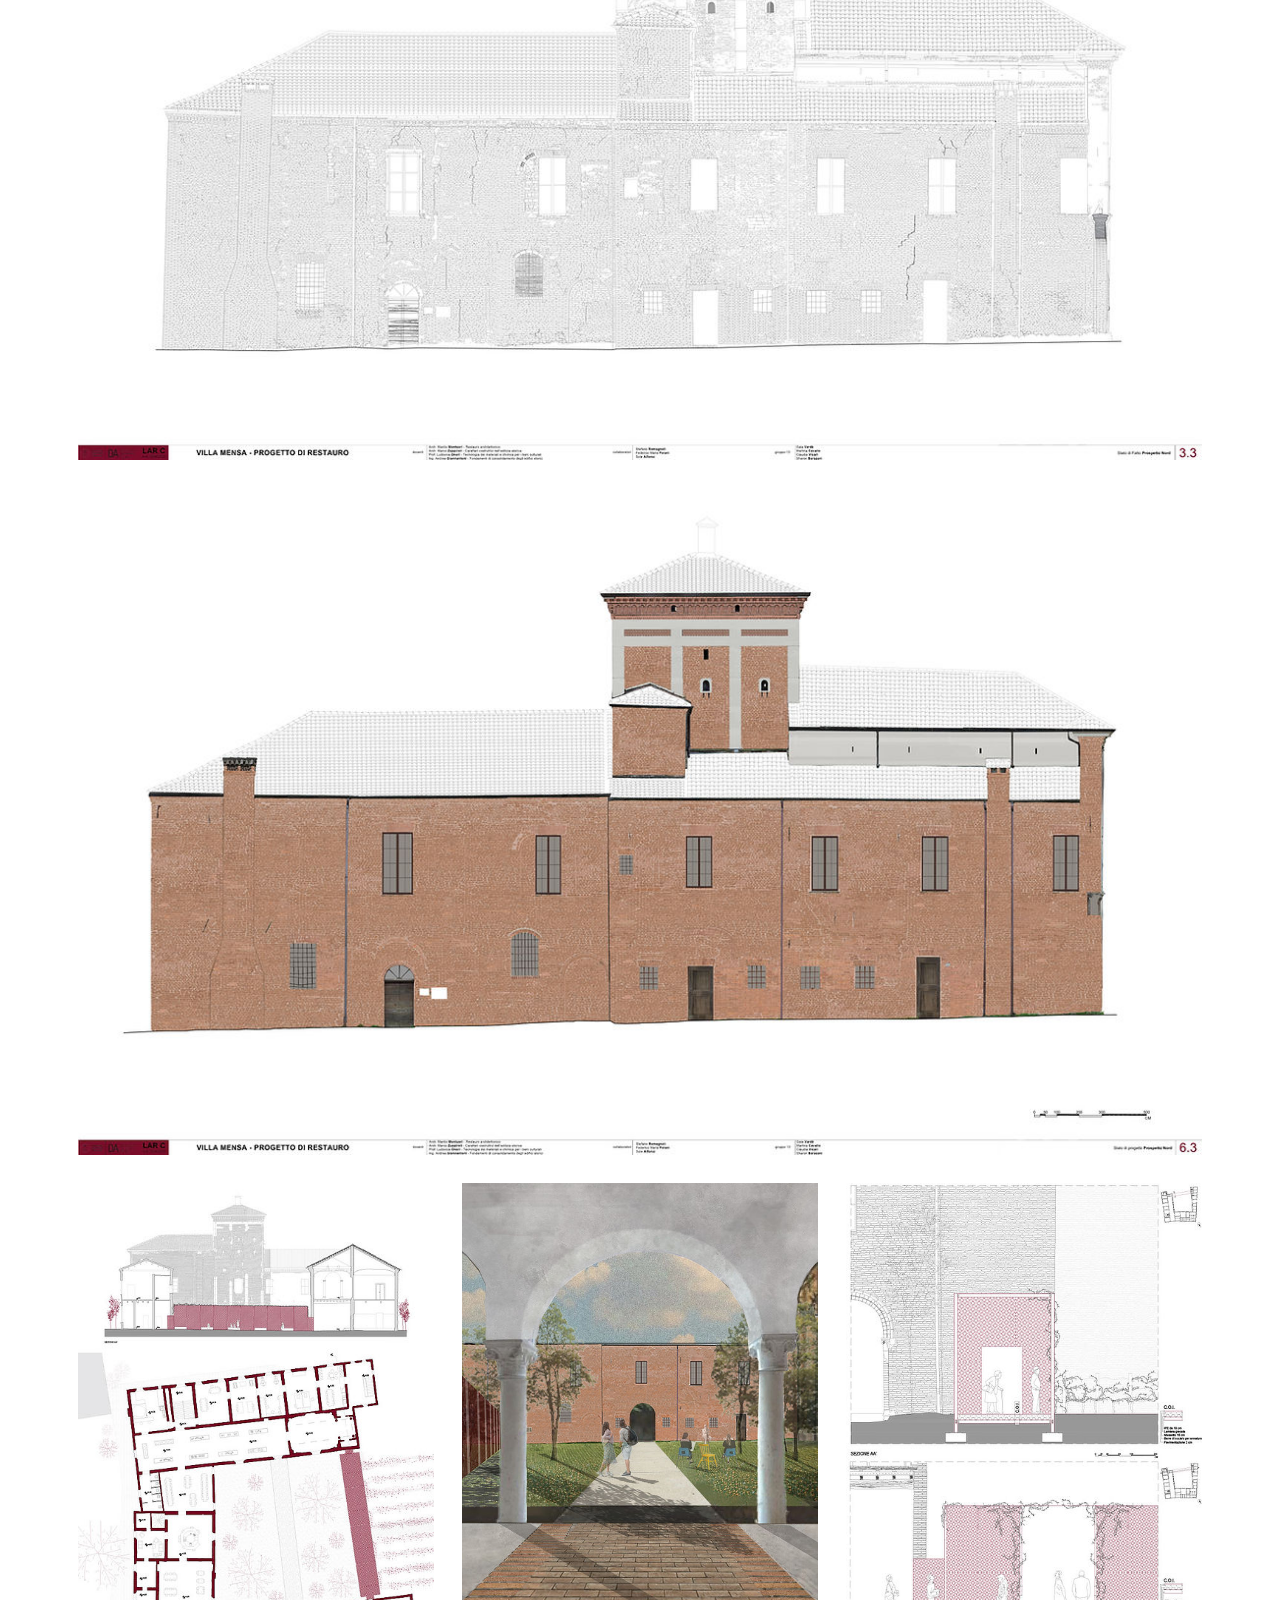
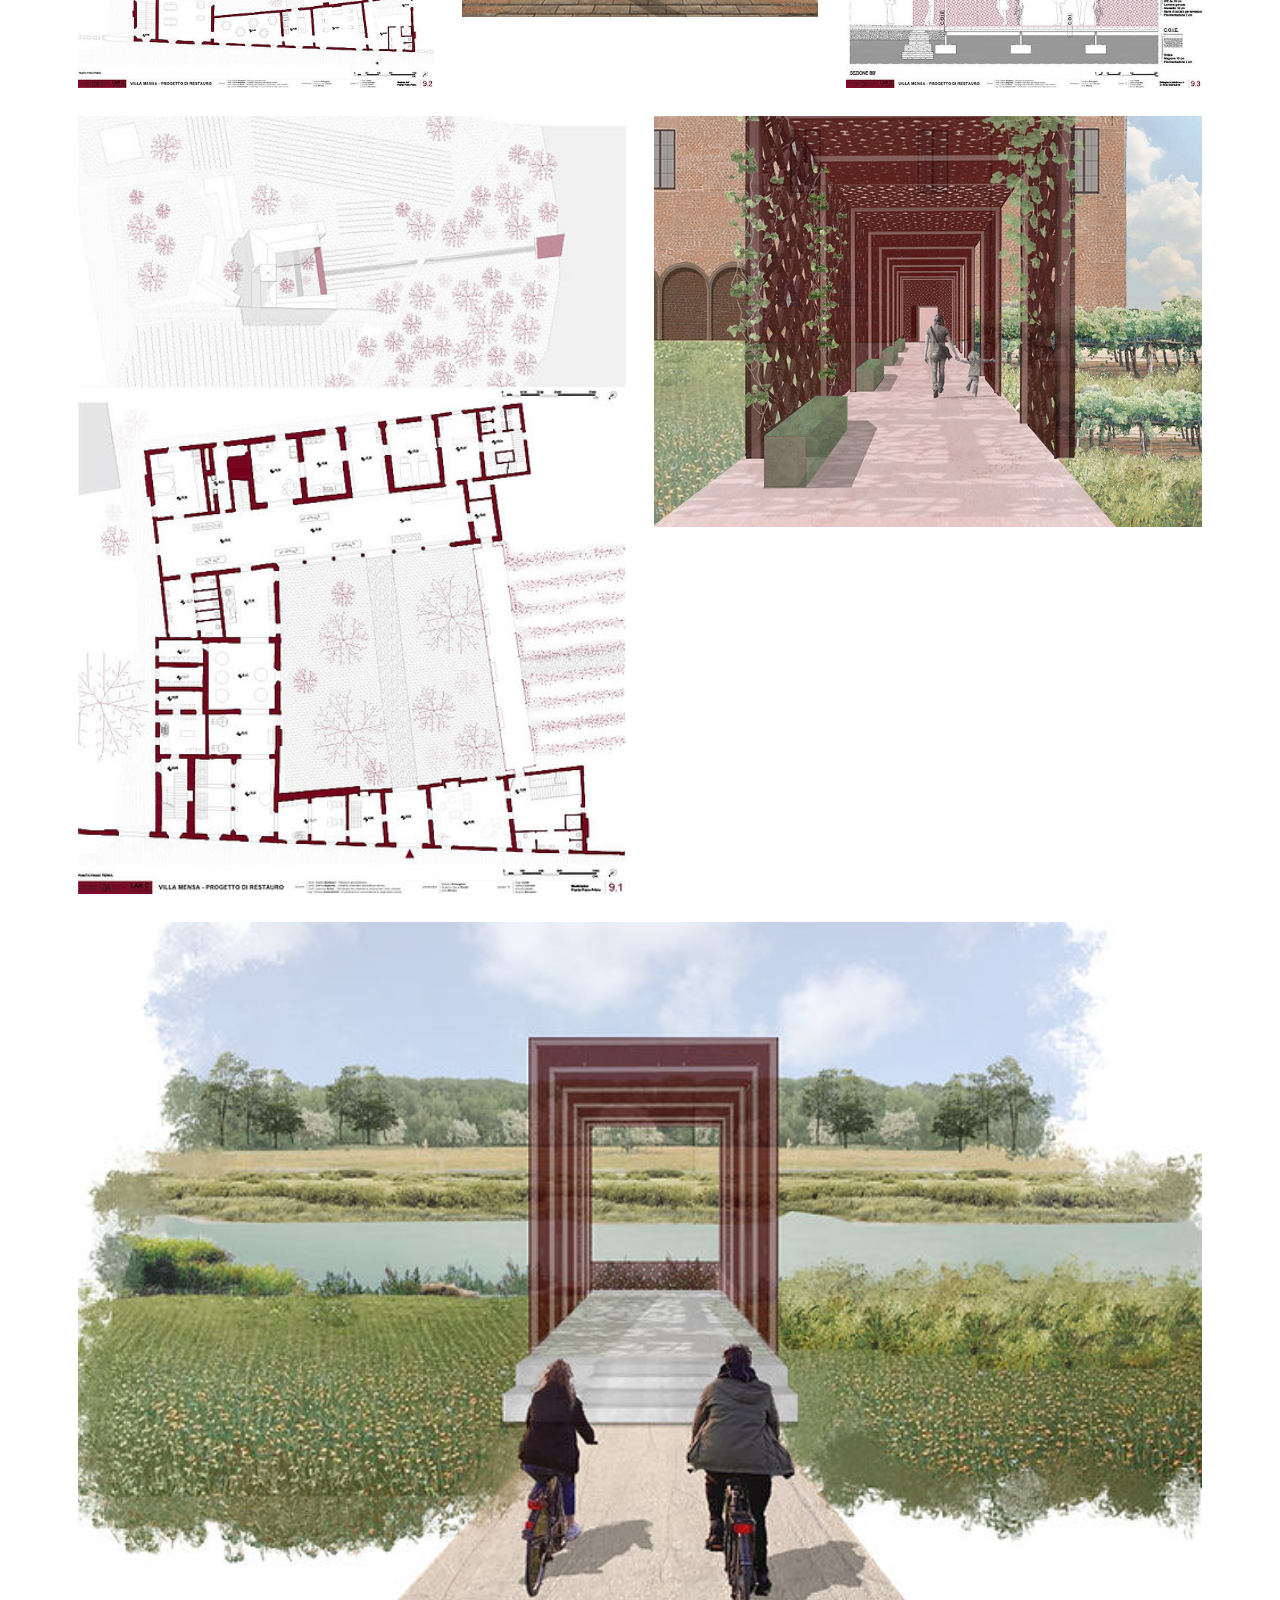
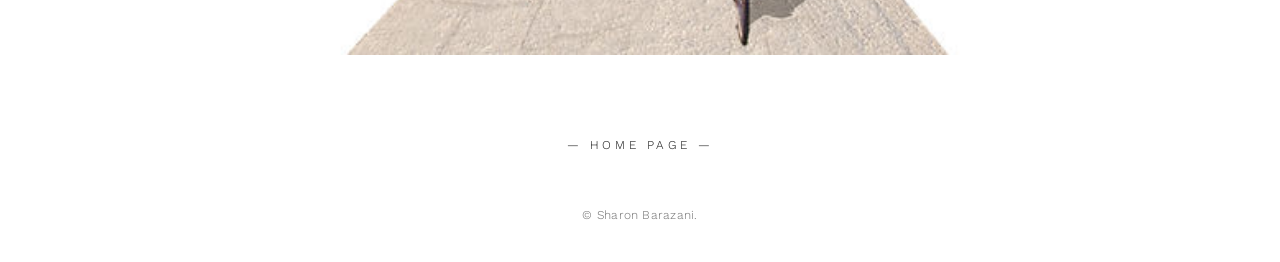
<file: project-04.html>
<!DOCTYPE html>
<html lang="en">
<head>
<meta charset="UTF-8" />
<meta name="viewport" content="width=device-width, initial-scale=1" />
<title>04 — Villa Mensa (Conservation Studio) | Sharon Barazani</title>
<link rel="preconnect" href="https://fonts.googleapis.com">
<link rel="preconnect" href="https://fonts.gstatic.com" crossorigin>
<link href="https://fonts.googleapis.com/css2?family=Work+Sans:wght@200;300;400&family=Heebo:wght@300;400&display=swap" rel="stylesheet">
<link rel="stylesheet" href="css/styles.css" />
</head>
<body>

<nav class="topnav">
  <a href="index.html">Home</a>
  <span class="lang">EN</span>
</nav>

<header class="hero">
  <h1 class="hero-title">
    <span class="line">SHARON</span>
    <span class="line">BARAZANI</span>
    <span class="line">PORTFOLIO</span>
  </h1>
</header>

<section class="proj-hero">
  <h2 class="proj-title">VILLA MENSA</h2>
  <div class="proj-subtitle">Studio 07 — Student exchange program, University of Ferrara, Italy</div>
</section>

<div class="proj-gallery">
  <figure class="half"><img src="images/726ba5e17414.jpg" alt="Villa Mensa overview"></figure>
  <figure class="half"><img src="images/fa6c0c7b140f.jpg" alt="Villa Mensa overview"></figure>
</div>

<div class="proj-body">
  <p>Villa Mensa, located in Copparo near Ferrara, Italy, is a historic site with roots in the 16th century. It was built by Cardinal Ippolito d'Este, who served as the Bishop of Ferrara. The villa functioned as a rural residence and an agricultural hub for managing estates in the surrounding area.</p>
  <p>Characterized by its Renaissance architecture, Villa Mensa features symmetrical design and once boasted impressive gardens. Over the years, the structure has undergone renovations while maintaining its historical essence. Today, Villa Mensa is not a major tourist destination but occasionally hosts local events and attracts interest from history and architecture enthusiasts.</p>
</div>

<div class="proj-gallery">
  <figure class="third"><img src="images/a546e6b11e41.jpg" alt="Photographic survey"></figure>
  <figure class="two-third"><img src="images/60f5f92639d8.jpg" alt="Survey diagram"></figure>
  <figure class="third"><img src="images/fd4039bbd283.jpg" alt="Photo"></figure>
  <figure class="third"><img src="images/8e225047efc8.jpg" alt="North elevation"></figure>
  <figure class="third"><img src="images/7b805bf8a854.jpg" alt="Crack and deformation survey"></figure>
</div>

<div class="proj-body">
  <p>In this Conservation Studio, the team was entrusted with a portion of the villa's façade and several interior rooms. Their task was to conduct high-resolution scans of these areas to thoroughly analyze the damages, cracks, and deterioration that have developed over time.</p>
  <p>This detailed investigation aims to provide a comprehensive understanding of the villa's current condition, enabling the team to propose effective restoration strategies. The ultimate goal is to rehabilitate the villa and adapt it to accommodate new programs while preserving its historical and architectural integrity.</p>
</div>

<div class="proj-gallery">
  <figure class="third"><img src="images/979b67d03092.jpg" alt="Interior — state of facts"></figure>
  <figure class="third"><img src="images/bd8954ba89a7.jpg" alt="Conservation analysis"></figure>
  <figure class="third"><img src="images/0d0f2b4f9adc.jpg" alt="Conservation analysis"></figure>
  <figure class="third"><img src="images/6c92f4986811.jpg" alt="Interventions"></figure>
  <figure class="third"><img src="images/85b60c58f5a5.jpg" alt="Interior fotopiano"></figure>
  <figure class="third"><img src="images/00b1220eaf1c.jpg" alt="Degradation & intervention analysis"></figure>
  <figure class="half"><img src="images/e6db5720b6be.jpg" alt="Elevation crack survey"></figure>
  <figure class="half"><img src="images/4470a8f90342.jpg" alt="Facade conservation"></figure>
  <figure class="full"><img src="images/fb39271603c6.jpg" alt="Villa Mensa exterior"></figure>
  <figure class="full"><img src="images/a0c43b8306a0.jpg" alt="State of facts — elevation"></figure>
  <figure class="full"><img src="images/a8efee646f19.jpg" alt="State of project — elevation"></figure>
  <figure class="third"><img src="images/68d1d02aa957.jpg" alt="Detail"></figure>
  <figure class="third"><img src="images/688bc6d33770.jpg" alt="Courtyard"></figure>
  <figure class="third"><img src="images/72b4ecb964a9.jpg" alt="Detail"></figure>
  <figure class="half"><img src="images/d132dfb345ad.jpg" alt="Detail"></figure>
  <figure class="half"><img src="images/6f664cb23a52.jpg" alt="Perspective"></figure>
  <figure class="full"><img src="images/4dbd139bef51.jpg" alt="Bike path and cyclists"></figure>
</div>

<a class="back-home" href="index.html">Home page</a>

<footer class="site-footer">
  &copy; Sharon Barazani.
</footer>

<script src="js/main.js"></script>
</body>
</html>
</file>
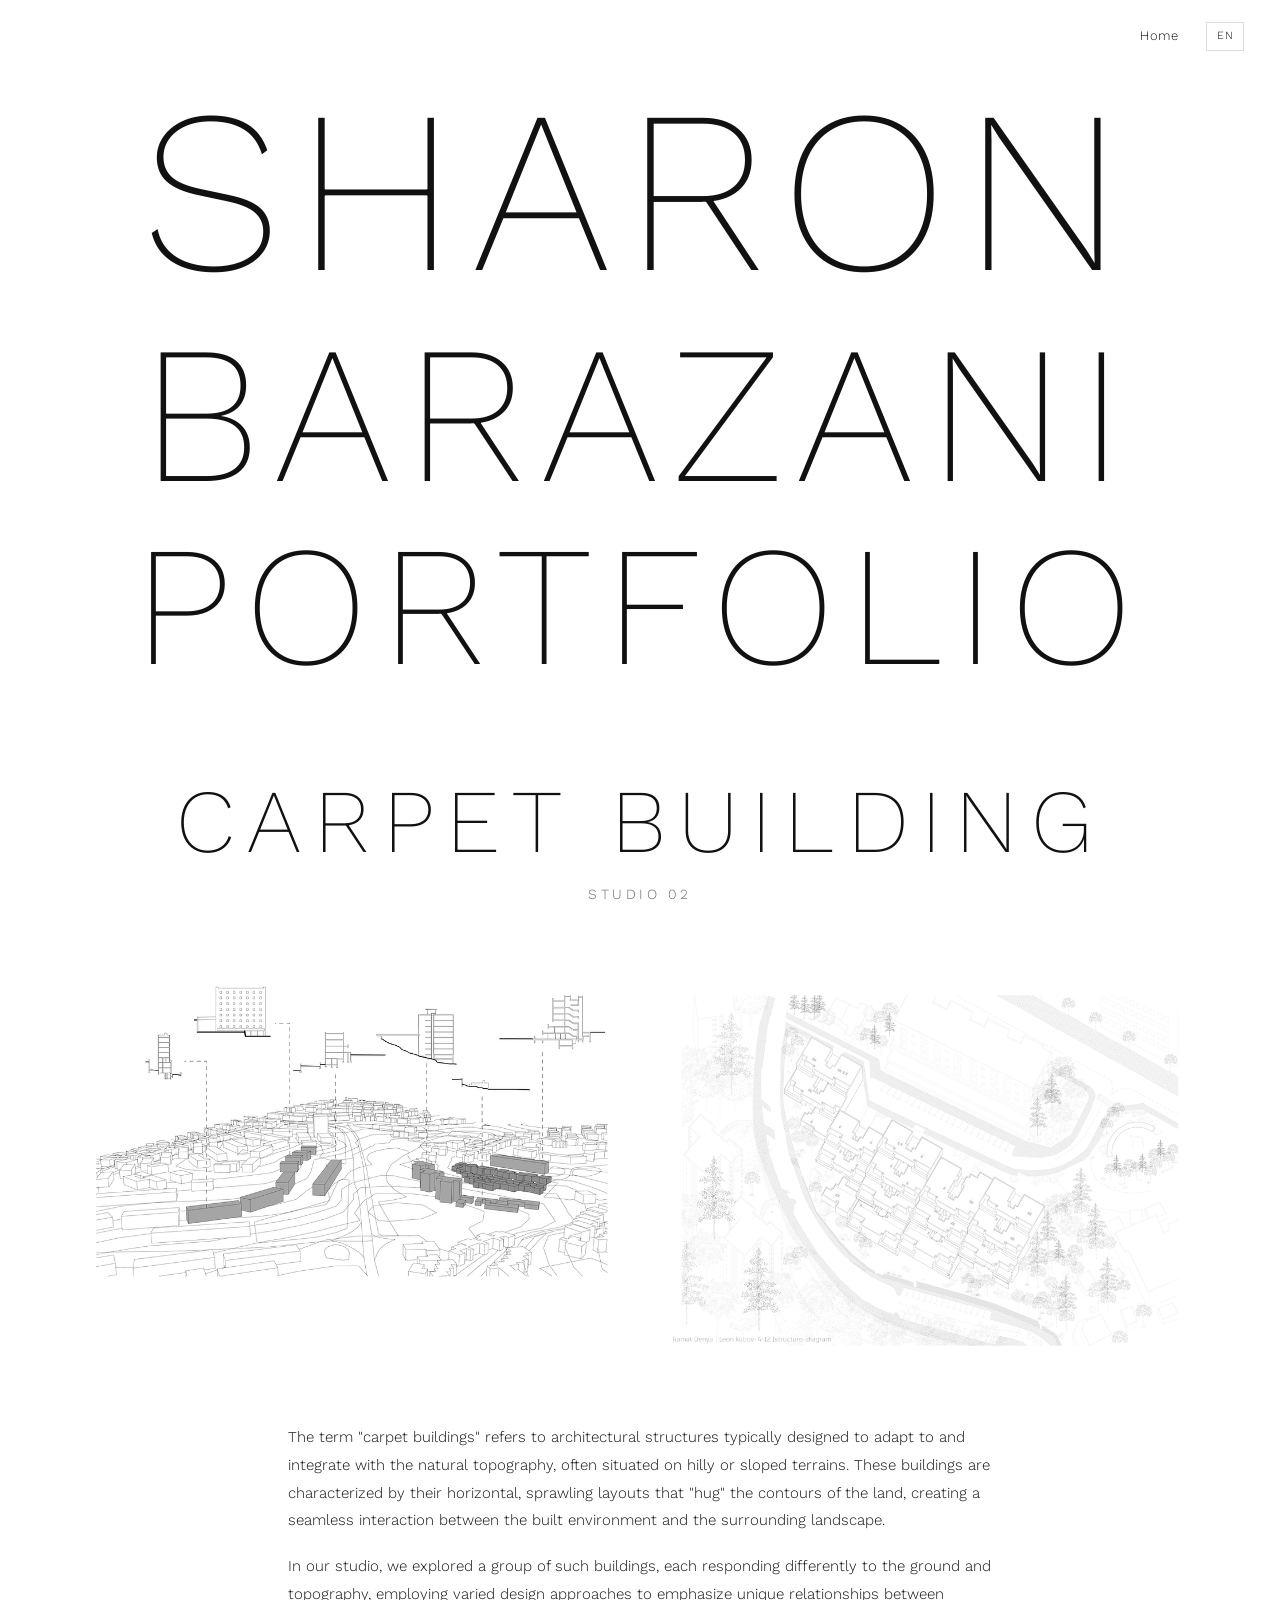
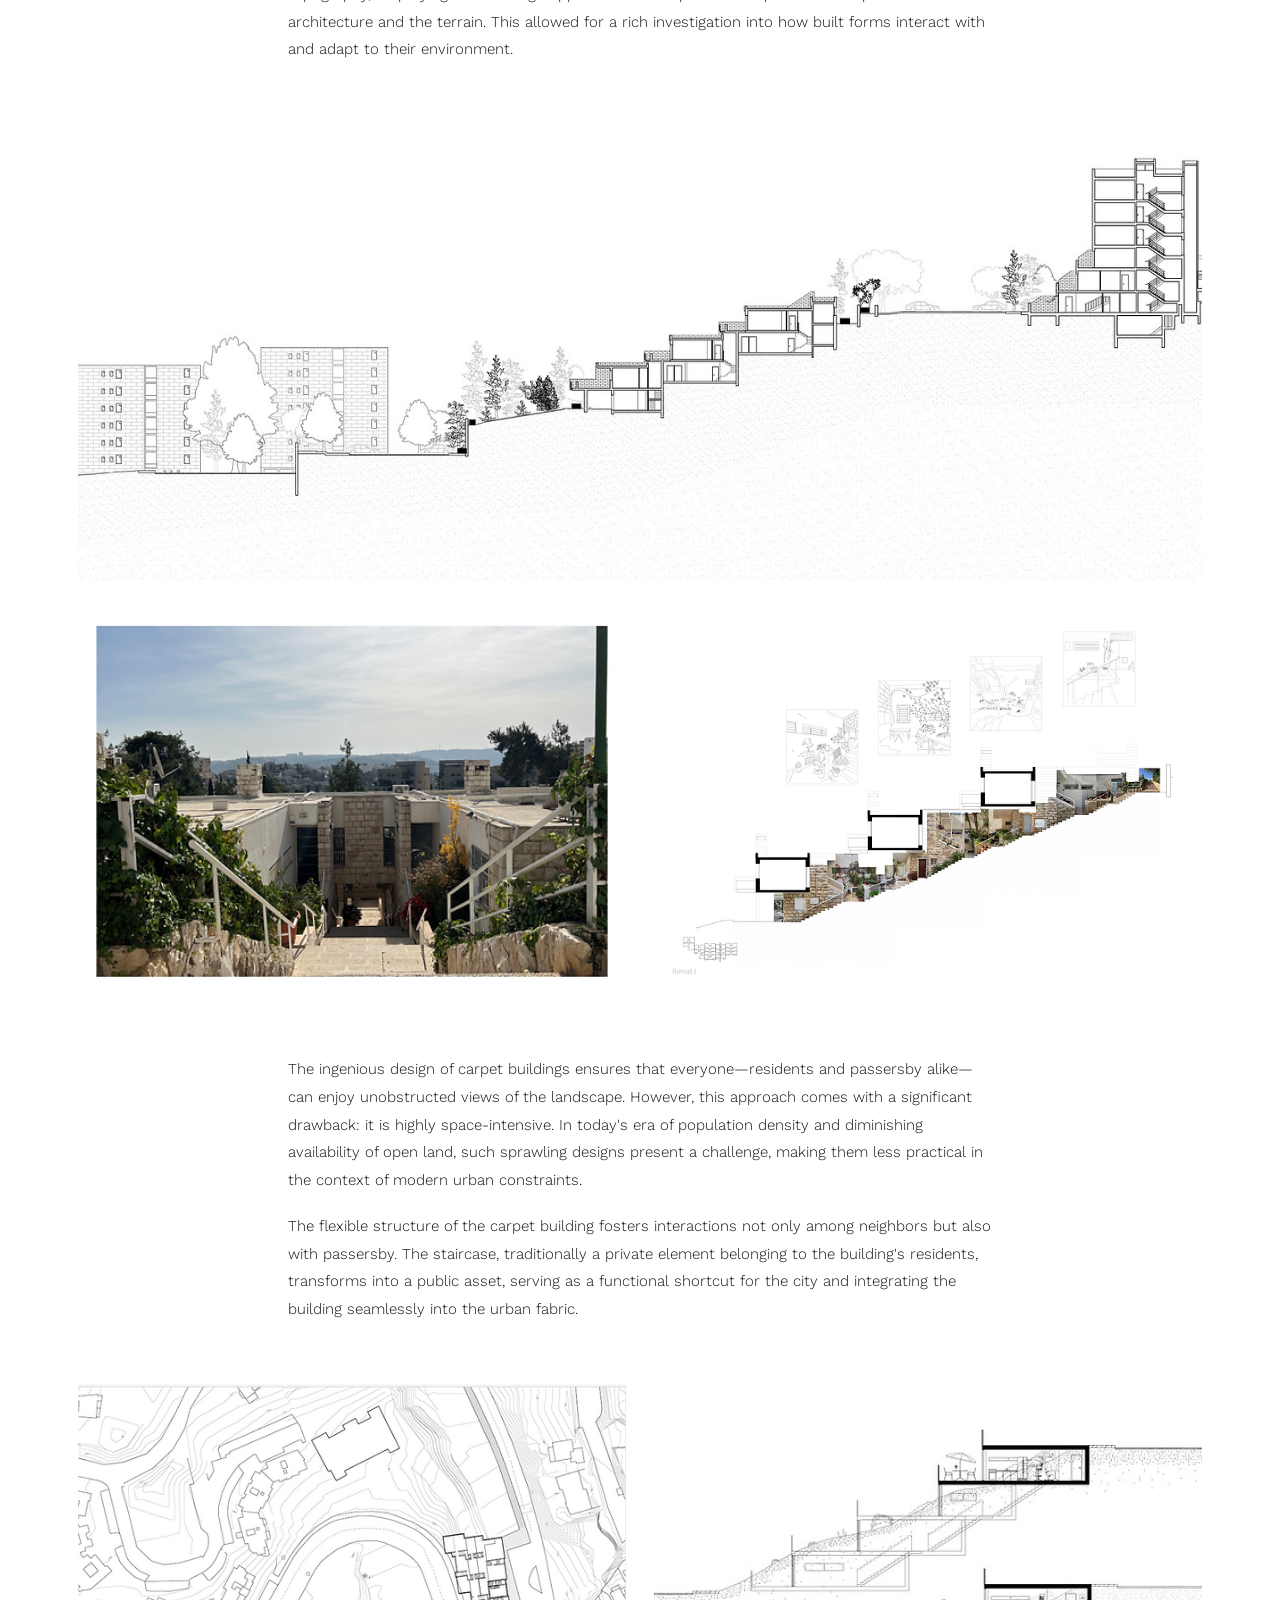
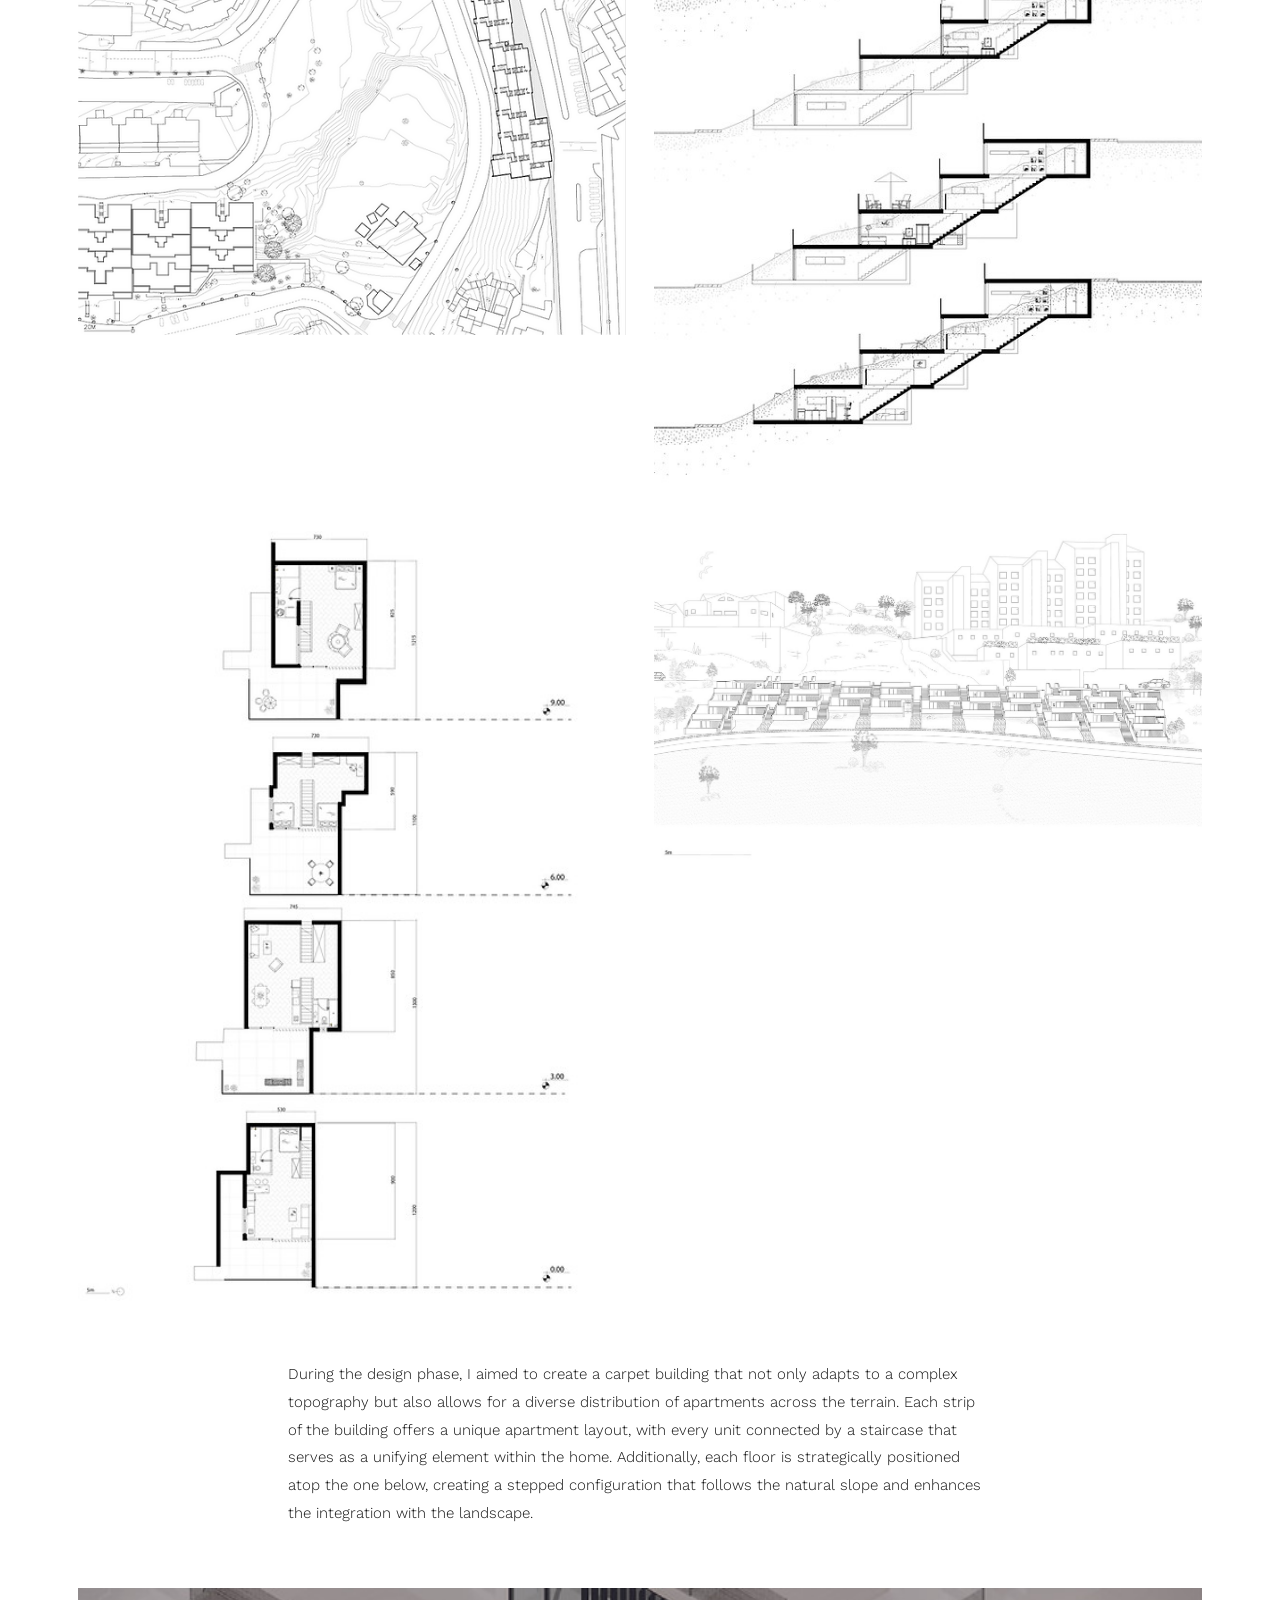
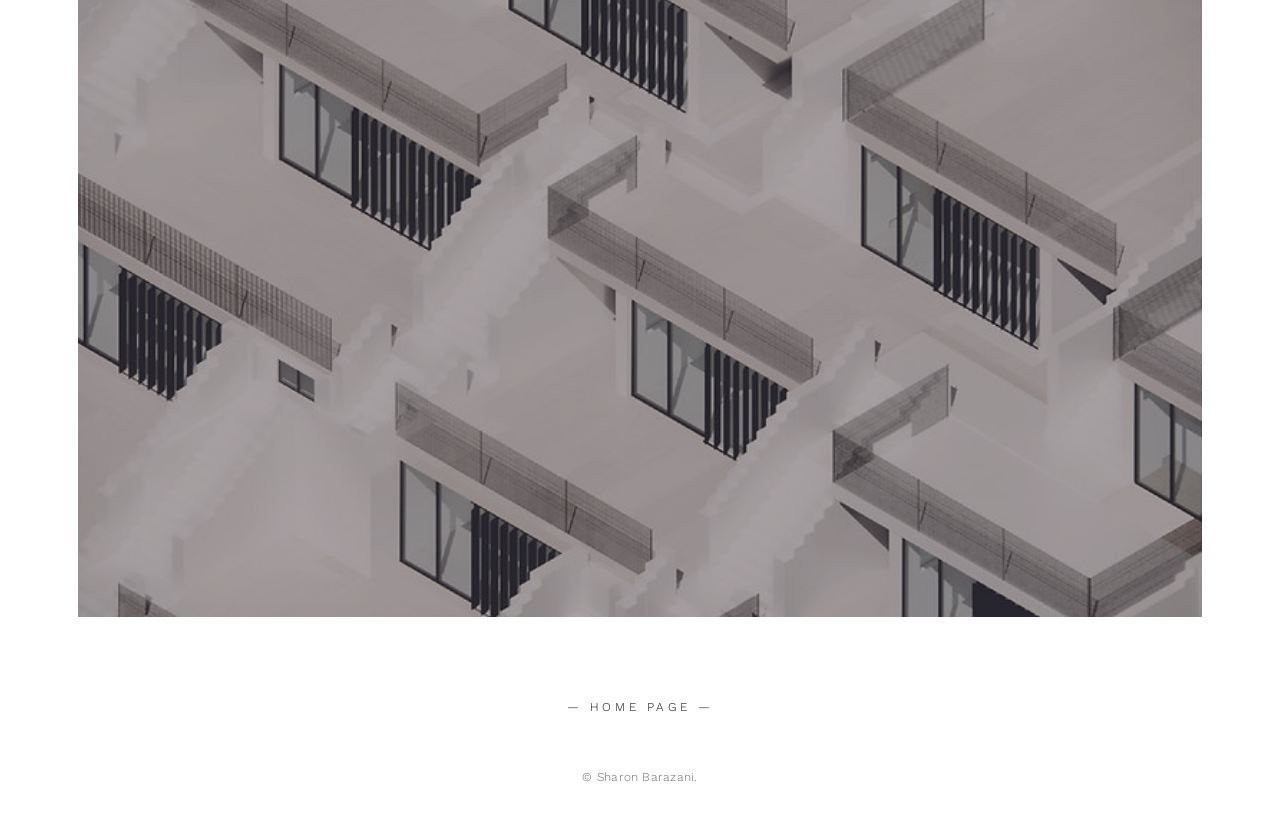
<file: project-05.html>
<!DOCTYPE html>
<html lang="en">
<head>
<meta charset="UTF-8" />
<meta name="viewport" content="width=device-width, initial-scale=1" />
<title>05 — Carpet Building | Sharon Barazani</title>
<link rel="preconnect" href="https://fonts.googleapis.com">
<link rel="preconnect" href="https://fonts.gstatic.com" crossorigin>
<link href="https://fonts.googleapis.com/css2?family=Work+Sans:wght@200;300;400&family=Heebo:wght@300;400&display=swap" rel="stylesheet">
<link rel="stylesheet" href="css/styles.css" />
</head>
<body>

<nav class="topnav">
  <a href="index.html">Home</a>
  <span class="lang">EN</span>
</nav>

<header class="hero">
  <h1 class="hero-title">
    <span class="line">SHARON</span>
    <span class="line">BARAZANI</span>
    <span class="line">PORTFOLIO</span>
  </h1>
</header>

<section class="proj-hero">
  <h2 class="proj-title">CARPET BUILDING</h2>
  <div class="proj-subtitle">Studio 02</div>
</section>

<div class="proj-gallery">
  <figure class="half"><img src="images/599bdeba2936.png" alt="Site studies"></figure>
  <figure class="half"><img src="images/934eddc51c7c.png" alt="Site studies"></figure>
</div>

<div class="proj-body">
  <p>The term "carpet buildings" refers to architectural structures typically designed to adapt to and integrate with the natural topography, often situated on hilly or sloped terrains. These buildings are characterized by their horizontal, sprawling layouts that "hug" the contours of the land, creating a seamless interaction between the built environment and the surrounding landscape.</p>
  <p>In our studio, we explored a group of such buildings, each responding differently to the ground and topography, employing varied design approaches to emphasize unique relationships between architecture and the terrain. This allowed for a rich investigation into how built forms interact with and adapt to their environment.</p>
</div>

<div class="proj-gallery">
  <figure class="full"><img src="images/dc065dc2e69a.jpg" alt="Section & elevation"></figure>
  <figure class="half"><img src="images/de1601d9f4d9.png" alt="Site analysis"></figure>
  <figure class="half"><img src="images/f15adbd90a1d.png" alt="Site analysis"></figure>
</div>

<div class="proj-body">
  <p>The ingenious design of carpet buildings ensures that everyone—residents and passersby alike—can enjoy unobstructed views of the landscape. However, this approach comes with a significant drawback: it is highly space-intensive. In today's era of population density and diminishing availability of open land, such sprawling designs present a challenge, making them less practical in the context of modern urban constraints.</p>
  <p>The flexible structure of the carpet building fosters interactions not only among neighbors but also with passersby. The staircase, traditionally a private element belonging to the building's residents, transforms into a public asset, serving as a functional shortcut for the city and integrating the building seamlessly into the urban fabric.</p>
</div>

<div class="proj-gallery">
  <figure class="half"><img src="images/79110a06d630.png" alt="Diagram"></figure>
  <figure class="half"><img src="images/4af51cd69e8c.jpg" alt="All sections together"></figure>
  <figure class="half"><img src="images/c77a59d05790.jpg" alt="Plan 1:100"></figure>
  <figure class="half"><img src="images/c4df7a65f307.jpg" alt="Facade planning"></figure>
</div>

<div class="proj-body">
  <p>During the design phase, I aimed to create a carpet building that not only adapts to a complex topography but also allows for a diverse distribution of apartments across the terrain. Each strip of the building offers a unique apartment layout, with every unit connected by a staircase that serves as a unifying element within the home. Additionally, each floor is strategically positioned atop the one below, creating a stepped configuration that follows the natural slope and enhances the integration with the landscape.</p>
</div>

<div class="proj-gallery">
  <figure class="full"><img src="images/b769cc2c3639.jpg" alt="Renderings"></figure>
</div>

<a class="back-home" href="index.html">Home page</a>

<footer class="site-footer">
  &copy; Sharon Barazani.
</footer>

<script src="js/main.js"></script>
</body>
</html>
</file>
<file: css/styles.css>
/* Sharon Barazani — portfolio rebuild
 * Minimal black-on-white, Work Sans ExtraLight headers.
 */

* { box-sizing: border-box; margin: 0; padding: 0; }

:root {
  --ink: #111;
  --paper: #fff;
  --rule: #111;
  --muted: #6b6b6b;
  --display: 'Work Sans', 'Helvetica Neue', Arial, sans-serif;
  --body: 'Work Sans', 'Helvetica Neue', Arial, sans-serif;
}

html { scroll-behavior: smooth; }

body {
  font-family: var(--body);
  font-weight: 300;
  font-size: 15px;
  line-height: 1.7;
  color: var(--ink);
  background: var(--paper);
  -webkit-font-smoothing: antialiased;
  -moz-osx-font-smoothing: grayscale;
}

a { color: inherit; text-decoration: none; }
a:hover { opacity: 0.55; transition: opacity .2s ease; }

img { max-width: 100%; height: auto; display: block; }

/* ---------- Top nav (small, top-right) ---------- */
.topnav {
  position: fixed;
  top: 0; left: 0; right: 0;
  display: flex;
  justify-content: flex-end;
  align-items: center;
  gap: 28px;
  padding: 22px 36px;
  z-index: 50;
  pointer-events: none;
}
.topnav a, .topnav span {
  pointer-events: auto;
  font-size: 13px;
  letter-spacing: .04em;
  font-weight: 300;
  color: var(--ink);
}
.topnav .lang {
  border: 1px solid #ddd;
  padding: 4px 10px;
  font-size: 11px;
}

/* ---------- Hero (big BARAZANI SHARON PORTFOLIO header) ---------- */
.hero {
  padding: 70px 60px 30px;
  text-align: center;
}
.hero-title {
  font-family: var(--display);
  font-weight: 200;
  letter-spacing: 0.18em;
  line-height: 1.05;
  color: var(--ink);
  max-width: 1200px;
  margin: 0 auto;
  /* Base size used for natural measurement; JS resizes each .line to fill
     the container width so all three words share the same horizontal extent. */
  font-size: 80px;
}
.hero-title .line {
  display: block;
  white-space: nowrap;
  /* font-size is overridden per-line by js/main.js */
}

/* ---------- Footer ---------- */
.site-footer {
  padding: 50px 36px 36px;
  text-align: center;
  font-size: 12px;
  color: var(--muted);
  letter-spacing: .02em;
}

/* ---------- Home timeline ---------- */
.timeline {
  position: relative;
  max-width: 1100px;
  margin: 60px auto 80px;
  padding: 60px 24px 0;
}
.timeline::before {
  content: '';
  position: absolute;
  top: 0; bottom: 0;
  left: 50%;
  width: 1px;
  background: var(--rule);
  transform: translateX(-50%);
}
.tl-row {
  position: relative;
  display: grid;
  grid-template-columns: 1fr 110px 1fr;
  align-items: center;
  min-height: 220px;
  padding: 30px 0;
}
.tl-row .label {
  font-family: var(--display);
  font-weight: 200;
  font-size: clamp(28px, 4.5vw, 52px);
  letter-spacing: .02em;
  line-height: 1.05;
  color: var(--ink);
}
.tl-row .label.left  { grid-column: 1; text-align: right; padding-right: 30px; }
.tl-row .label.right { grid-column: 3; text-align: left;  padding-left: 30px; }
.tl-row .node {
  grid-column: 2;
  justify-self: center;
  width: 86px; height: 86px;
  border: 1px solid var(--rule);
  border-radius: 50%;
  display: grid; place-items: center;
  font-family: var(--display);
  font-weight: 300;
  font-size: 22px;
  letter-spacing: .04em;
  background: var(--paper);
  z-index: 2;
}
.tl-row .node:hover { background: var(--ink); color: var(--paper); transition: all .25s ease; opacity: 1; }

/* ---------- Project page ---------- */
.proj-hero {
  padding: 50px 60px 10px;
  text-align: center;
}
.proj-title {
  font-family: var(--display);
  font-weight: 200;
  font-size: clamp(40px, 7vw, 96px);
  letter-spacing: .14em;
  line-height: 1.05;
}
.proj-subtitle {
  margin-top: 14px;
  font-size: 14px;
  letter-spacing: .25em;
  color: var(--muted);
  text-transform: uppercase;
}
.proj-section-heading {
  font-family: var(--display);
  font-weight: 200;
  font-size: clamp(28px, 3.4vw, 44px);
  letter-spacing: .04em;
  margin: 60px 0 24px;
  text-align: center;
}

.proj-body {
  max-width: 760px;
  margin: 40px auto;
  padding: 0 28px;
  font-size: 15px;
  line-height: 1.85;
  color: var(--ink);
}
.proj-body p + p { margin-top: 1.2em; }

.proj-gallery {
  max-width: 1180px;
  margin: 60px auto;
  padding: 0 28px;
  display: grid;
  grid-template-columns: repeat(12, 1fr);
  gap: 28px;
}
.proj-gallery figure { margin: 0; }
.proj-gallery img {
  width: 100%;
  height: auto;
  background: #f3f3f3;
}
.proj-gallery .full { grid-column: span 12; }
.proj-gallery .half { grid-column: span 6; }
.proj-gallery .third { grid-column: span 4; }
.proj-gallery .two-third { grid-column: span 8; }
.proj-gallery figcaption {
  font-size: 12px;
  color: var(--muted);
  margin-top: 10px;
  text-align: center;
  letter-spacing: .05em;
}

/* ---------- Intro page (00) ---------- */
.intro-wrap {
  max-width: 1100px;
  margin: 30px auto 80px;
  padding: 0 32px;
}
.intro-greeting {
  display: grid;
  grid-template-columns: 1fr 1fr;
  align-items: center;
  gap: 60px;
  margin: 30px 0 50px;
  text-align: center;
}
.intro-greeting span {
  font-family: var(--display);
  font-weight: 200;
  font-size: clamp(56px, 8vw, 110px);
  letter-spacing: .18em;
}
.intro-greeting .he { direction: rtl; font-family: 'Heebo', 'Assistant', sans-serif; }

.intro-cols {
  display: grid;
  grid-template-columns: 1fr 1fr;
  gap: 64px;
  margin-top: 40px;
}
.intro-cols .col-en p,
.intro-cols .col-he p { margin-bottom: 1.2em; }
.intro-cols .col-he { direction: rtl; text-align: right; font-family: 'Heebo','Assistant', sans-serif; }

.cv-block {
  margin-top: 60px;
  display: grid;
  grid-template-columns: 1fr 1fr;
  gap: 64px;
}
.cv-block h3 {
  font-family: var(--display);
  font-weight: 300;
  font-size: 14px;
  letter-spacing: .25em;
  text-transform: uppercase;
  margin: 28px 0 10px;
  color: var(--ink);
}
.cv-block ul { list-style: none; }
.cv-block li { padding: 2px 0; font-size: 14px; }
.cv-block .he { direction: rtl; text-align: right; font-family: 'Heebo','Assistant', sans-serif; }

.cv-name {
  font-family: var(--display);
  font-weight: 300;
  letter-spacing: .25em;
  font-size: 18px;
  text-transform: uppercase;
}
.cv-contact { font-size: 13px; line-height: 1.9; margin-top: 8px; color: var(--ink); }

.dl-cv {
  display: inline-block;
  margin-top: 32px;
  padding: 10px 20px;
  font-size: 11px;
  letter-spacing: .3em;
  text-transform: uppercase;
  border: 1px solid var(--ink);
  color: var(--ink);
  text-decoration: none;
  cursor: pointer;
  transition: background .2s ease, color .2s ease;
}
.dl-cv:hover { background: var(--ink); color: #fff; }
.col-he .dl-cv { letter-spacing: .12em; font-family: 'Heebo','Assistant', sans-serif; }

.back-home {
  display: block;
  text-align: center;
  margin: 80px auto 0;
  font-size: 12px;
  letter-spacing: .3em;
  text-transform: uppercase;
  color: var(--ink);
}
.back-home::before { content: '— '; }
.back-home::after  { content: ' —'; }

/* ---------- Responsive ---------- */
@media (max-width: 800px) {
  .hero { padding: 90px 24px 20px; }
  .timeline { margin-top: 20px; }
  .tl-row { grid-template-columns: 1fr 70px 1fr; min-height: 160px; }
  .tl-row .label { font-size: 22px; padding: 0 12px; }
  .tl-row .node { width: 60px; height: 60px; font-size: 16px; }
  .intro-greeting { grid-template-columns: 1fr; gap: 20px; }
  .intro-greeting span { font-size: 56px; }
  .intro-cols, .cv-block { grid-template-columns: 1fr; gap: 30px; }
  .proj-body { padding: 0 20px; }
  .proj-gallery { grid-template-columns: repeat(6, 1fr); gap: 16px; }
  .proj-gallery .full, .proj-gallery .half, .proj-gallery .third, .proj-gallery .two-third { grid-column: span 6; }
}

/* ---------- CV download (print-to-PDF) ---------- */
#cv-print { display: none; }

@media print {
  body.printing-cv > *:not(#cv-print) { display: none !important; }
  body.printing-cv { background: #fff; }
  body.printing-cv #cv-print {
    display: block;
    padding: 18mm 16mm;
    color: #111;
    font-family: 'Work Sans', sans-serif;
    font-size: 11pt;
    line-height: 1.55;
  }
  body.printing-cv #cv-print.he {
    direction: rtl;
    text-align: right;
    font-family: 'Heebo','Assistant', sans-serif;
  }
  body.printing-cv #cv-print p { margin: 0 0 8pt; }
  body.printing-cv #cv-print h3 {
    font-size: 10pt;
    letter-spacing: .25em;
    text-transform: uppercase;
    margin: 14pt 0 4pt;
    font-weight: 400;
  }
  body.printing-cv #cv-print.he h3 { letter-spacing: .1em; }
  body.printing-cv #cv-print .cv-name {
    font-size: 14pt;
    letter-spacing: .25em;
    text-transform: uppercase;
    margin-bottom: 4pt;
  }
  body.printing-cv #cv-print.he .cv-name { letter-spacing: .1em; }
  body.printing-cv #cv-print .cv-contact { font-size: 10pt; line-height: 1.7; }
  body.printing-cv #cv-print ul { list-style: none; padding: 0; margin: 0; }
  body.printing-cv #cv-print li { padding: 1pt 0; font-size: 10.5pt; }
  body.printing-cv #cv-print .cv-print-bio {
    margin-bottom: 14pt;
    padding-bottom: 14pt;
    border-bottom: 1px solid #ccc;
  }
}
</file>
